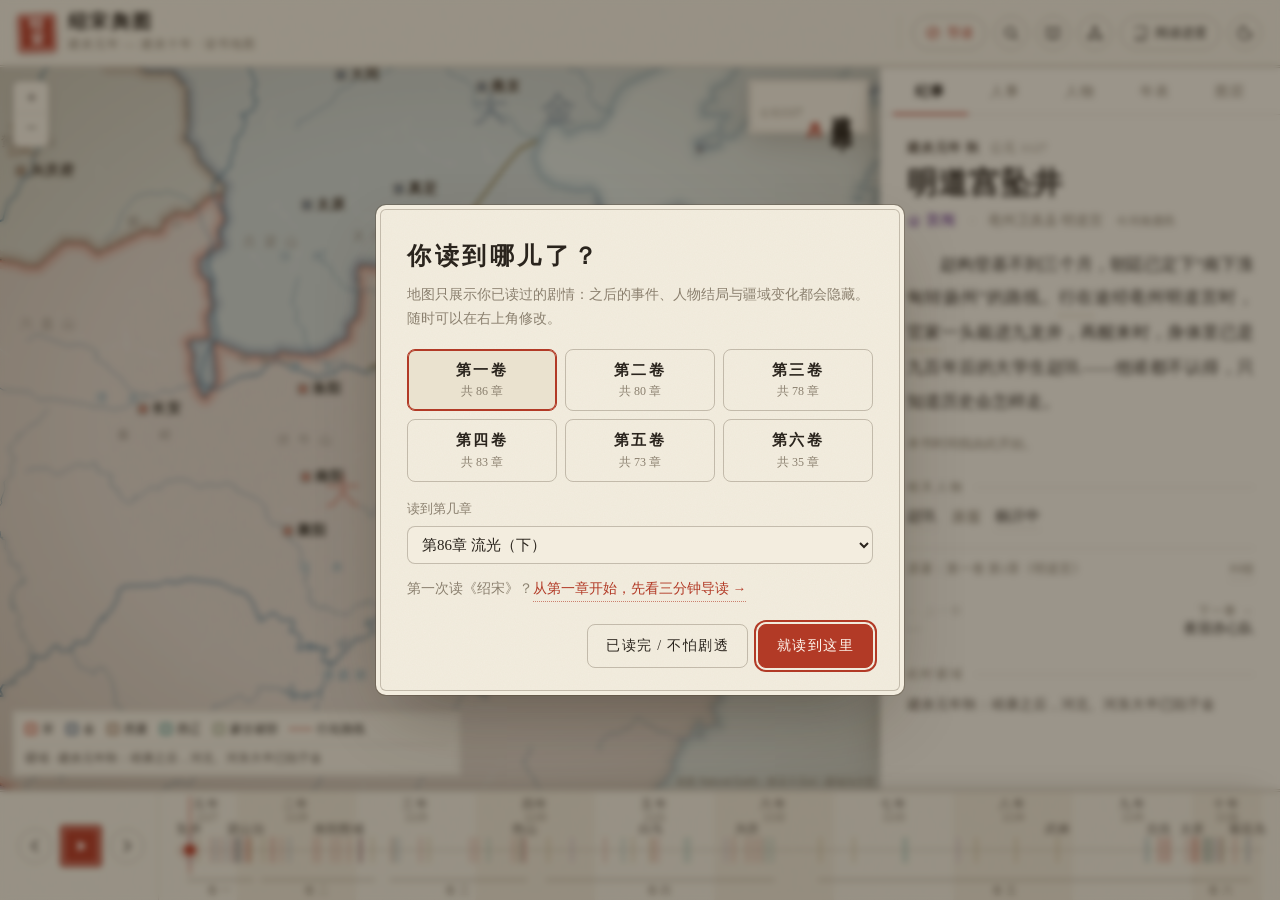
<file: index.html>
<!doctype html>
<html lang="zh-CN">
<head>
  <meta charset="utf-8" />
  <meta name="viewport" content="width=device-width, initial-scale=1, viewport-fit=cover" />
  <title>绍宋舆图 · 建炎十年</title>
  <meta name="description" content="《绍宋》（榴弹怕水）读书地图：以时间线串起建炎元年至十年的战事、人事与疆域变化，可按阅读进度隐藏剧透。" />
  <meta name="theme-color" content="#efe6d2" />
  <meta property="og:type" content="website" />
  <meta property="og:site_name" content="绍宋舆图" />
  <meta property="og:title" content="绍宋舆图 · 建炎十年读书地图" />
  <meta property="og:description" content="《绍宋》读书地图：建炎十年的时间线、疆域、人事与战役沙盘推演，可按阅读进度防剧透。" />
  <meta property="og:url" content="https://shaosong.liangmouyin.com/" />
  <meta property="og:image" content="https://shaosong.liangmouyin.com/assets/og.jpg" />
  <meta property="og:image:width" content="800" />
  <meta property="og:image:height" content="420" />
  <meta name="twitter:card" content="summary_large_image" />
  <link rel="icon" href="assets/favicon.svg" type="image/svg+xml" />
  <link rel="stylesheet" href="vendor/leaflet.css" />
  <link rel="stylesheet" href="css/style.css?v=11112200" />
  <script>
    try { var th = localStorage.getItem('ss-theme'); if (th) document.documentElement.dataset.theme = th; } catch (e) {}
    document.documentElement.dataset.mode = document.documentElement.dataset.theme || (matchMedia('(prefers-color-scheme: dark)').matches ? 'dark' : 'light');
    try { document.documentElement.dataset.style = JSON.parse(localStorage.getItem('ss-style')) || 'yutu'; } catch (e) { document.documentElement.dataset.style = 'yutu'; }
  </script>
</head>
<body>
  <header class="top">
    <div class="brand">
      <span class="seal" aria-hidden="true">绍<br />宋</span>
      <div class="brand-text">
        <h1>绍宋舆图</h1>
        <p>建炎元年 — 建炎十年 · 读书地图</p>
      </div>
    </div>
    <div class="now" id="now" aria-live="polite">
      <span class="now-era" id="nowEra">建炎元年</span>
      <span class="now-sub" id="nowSub">公元 1127</span>
    </div>
    <div class="top-actions">
      <button class="pill guide-pill" id="guideBtn" title="新读者导读：三分钟看懂背景">
        <svg viewBox="0 0 24 24" aria-hidden="true"><circle cx="12" cy="12" r="8.5" fill="none" stroke="currentColor" stroke-width="1.6" /><path d="M15.5 8.5l-2 5-5 2 2-5z" fill="none" stroke="currentColor" stroke-width="1.5" stroke-linejoin="round" /></svg>
        <span>导读</span>
      </button>
      <button class="icon-btn" id="searchBtn" title="搜索（/）" aria-label="搜索">
        <svg viewBox="0 0 24 24" aria-hidden="true"><circle cx="11" cy="11" r="6.5" fill="none" stroke="currentColor" stroke-width="1.7" /><path d="M16 16l4.5 4.5" stroke="currentColor" stroke-width="1.7" stroke-linecap="round" /></svg>
      </button>
      <button class="icon-btn" id="glossBtn" title="名词解释" aria-label="名词解释">
        <svg viewBox="0 0 24 24" aria-hidden="true"><path d="M12 6.5C10 5 7.5 4.5 4 4.5v14c3.5 0 6 .5 8 2 2-1.5 4.5-2 8-2v-14c-3.5 0-6 .5-8 2zM12 6.5v14" fill="none" stroke="currentColor" stroke-width="1.6" stroke-linejoin="round" /></svg>
      </button>
      <a class="icon-btn" id="renshiLink" href="renshi.html" title="朝野图：官职与人物关系" aria-label="朝野图">
        <svg viewBox="0 0 24 24" aria-hidden="true"><circle cx="12" cy="5.5" r="2.5" fill="none" stroke="currentColor" stroke-width="1.6" /><circle cx="5.5" cy="18" r="2.5" fill="none" stroke="currentColor" stroke-width="1.6" /><circle cx="18.5" cy="18" r="2.5" fill="none" stroke="currentColor" stroke-width="1.6" /><path d="M10.8 7.7 6.8 15.8M13.2 7.7l4 8.1M8 18h8" fill="none" stroke="currentColor" stroke-width="1.6" stroke-linecap="round" /></svg>
      </a>
      <button class="pill" id="progressBtn" title="设置阅读进度，隐藏之后的剧情">
        <svg viewBox="0 0 24 24" aria-hidden="true"><path d="M4 5.5A2.5 2.5 0 0 1 6.5 3H20v15H6.5a2.5 2.5 0 0 0 0 5H20" fill="none" stroke="currentColor" stroke-width="1.6" stroke-linecap="round" /></svg>
        <span id="progressLabel">阅读进度</span><span id="progressShort" class="pl-short"></span>
      </button>
      <button class="pill next-ch" id="nextChBtn" title="跟读：读完一章，地图跟着往前走" hidden>+1 章</button>
      <button class="icon-btn" id="themeBtn" title="切换明暗" aria-label="切换明暗">
        <svg viewBox="0 0 24 24" aria-hidden="true"><path d="M12 3a9 9 0 1 0 9 9 7 7 0 0 1-9-9z" fill="none" stroke="currentColor" stroke-width="1.6" stroke-linejoin="round" /></svg>
      </button>
    </div>
  </header>

  <main class="stage">
    <div id="map" class="map" aria-label="历史地图"></div>
    <div class="map-legend" id="mapLegend"></div>
    <div class="cartouche" id="cartouche" aria-hidden="true"><b id="cartYear">建炎元年</b><span id="cartMonth">八月</span><small id="cartAd">公元1127</small></div>

    <aside class="panel" id="panel">
      <div class="sheet-grip" id="sheetGrip" aria-hidden="true"></div>
      <nav class="tabs" role="tablist">
        <button role="tab" class="tab active" data-tab="event">纪事</button>
        <button role="tab" class="tab" data-tab="office">人事</button>
        <button role="tab" class="tab" data-tab="people">人物</button>
        <button role="tab" class="tab" data-tab="list">年表</button>
        <button role="tab" class="tab" data-tab="layers">图层</button>
      </nav>
      <section class="tab-body active" data-body="event" id="eventBody"></section>
      <section class="tab-body" data-body="office" id="officeBody"></section>
      <section class="tab-body" data-body="people">
        <div class="filters" id="peopleFilters"></div>
        <div class="people" id="peopleList"></div>
      </section>
      <section class="tab-body" data-body="list" id="listBody"></section>
      <section class="tab-body" data-body="layers" id="layersBody"></section>
    </aside>
  </main>

  <footer class="timeline" id="timeline">
    <div class="tl-controls">
      <button class="icon-btn" id="prevBtn" title="上一事（←）" aria-label="上一事"><svg viewBox="0 0 24 24"><path d="M15 5l-7 7 7 7" fill="none" stroke="currentColor" stroke-width="1.8" stroke-linecap="round" stroke-linejoin="round" /></svg></button>
      <button class="icon-btn play" id="playBtn" title="自动播放（空格）" aria-label="播放"><svg viewBox="0 0 24 24"><path id="playIcon" d="M8 5v14l11-7z" fill="currentColor" /></svg></button>
      <button class="icon-btn" id="nextBtn" title="下一事（→）" aria-label="下一事"><svg viewBox="0 0 24 24"><path d="M9 5l7 7-7 7" fill="none" stroke="currentColor" stroke-width="1.8" stroke-linecap="round" stroke-linejoin="round" /></svg></button>
    </div>
    <div class="tl-track" id="tlTrack"><svg id="tlSvg" role="slider" aria-label="时间轴" tabindex="0"></svg></div>
  </footer>

  <div class="modal" id="progressModal" hidden>
    <div class="modal-card" role="dialog" aria-modal="true" aria-labelledby="pmTitle">
      <h2 id="pmTitle">你读到哪儿了？</h2>
      <p class="muted">地图只展示你已读过的剧情：之后的事件、人物结局与疆域变化都会隐藏。随时可以在右上角修改。</p>
      <div class="vol-grid" id="volGrid"></div>
      <label class="field">
        <span>读到第几章</span>
        <select id="chapterSelect"></select>
      </label>
      <p class="pm-new">第一次读《绍宋》？<button type="button" class="linklike" id="pmNew">从第一章开始，先看三分钟导读 →</button></p>
      <div class="modal-actions">
        <button class="btn ghost" id="pmAll">已读完 / 不怕剧透</button>
        <button class="btn primary" id="pmOk">就读到这里</button>
      </div>
    </div>
  </div>

  <div class="modal" id="searchModal" hidden>
    <div class="modal-card search-card" role="dialog" aria-modal="true" aria-label="搜索">
      <input id="searchInput" type="search" placeholder="搜索人名、地名、事件、名词…" autocomplete="off" />
      <div class="search-list" id="searchList"></div>
    </div>
  </div>

  <div class="modal" id="glossModal" hidden>
    <div class="modal-card gloss-card" role="dialog" aria-modal="true" aria-labelledby="glossTitle">
      <div class="gloss-head"><h2 id="glossTitle">名词解释</h2><button class="icon-btn" id="glossClose" aria-label="关闭"><svg viewBox="0 0 24 24"><path d="M6 6l12 12M18 6 6 18" stroke="currentColor" stroke-width="1.8" stroke-linecap="round" /></svg></button></div>
      <p class="muted">正文里带虚线的词都可以点开看解释。</p>
      <div id="glossBody"></div>
    </div>
  </div>

  <div class="modal" id="guideModal" hidden>
    <div class="modal-card guide-card" role="dialog" aria-modal="true" aria-labelledby="guideTitle">
      <div class="gloss-head"><h2 id="guideTitle">三分钟读懂《绍宋》</h2><button class="icon-btn" id="guideClose" aria-label="关闭"><svg viewBox="0 0 24 24"><path d="M6 6l12 12M18 6 6 18" stroke="currentColor" stroke-width="1.8" stroke-linecap="round" /></svg></button></div>
      <div id="guideBody"></div>
    </div>
  </div>

  <div class="toast" id="toast" role="status" hidden></div>

  <script src="vendor/leaflet.js"></script>
  <script src="vendor/d3-delaunay.min.js"></script>
  <script src="data/geo.js?v=11112200"></script>
  <script src="data/world.js?v=11112200"></script>
  <script src="data/events.js?v=11112200"></script>
  <script src="data/people.js?v=11112200"></script>
  <script src="data/chapters.js?v=11112200"></script>
  <script src="data/battles.js?v=11112200"></script>
  <script src="data/offices.js?v=11112200"></script>
  <script src="data/glossary.js?v=11112200"></script>
  <script src="data/places.js?v=11112200"></script>
  <script src="js/sandbox.js?v=11112200"></script>
  <script src="js/app.js?v=11112200"></script>
</body>
</html>
</file>
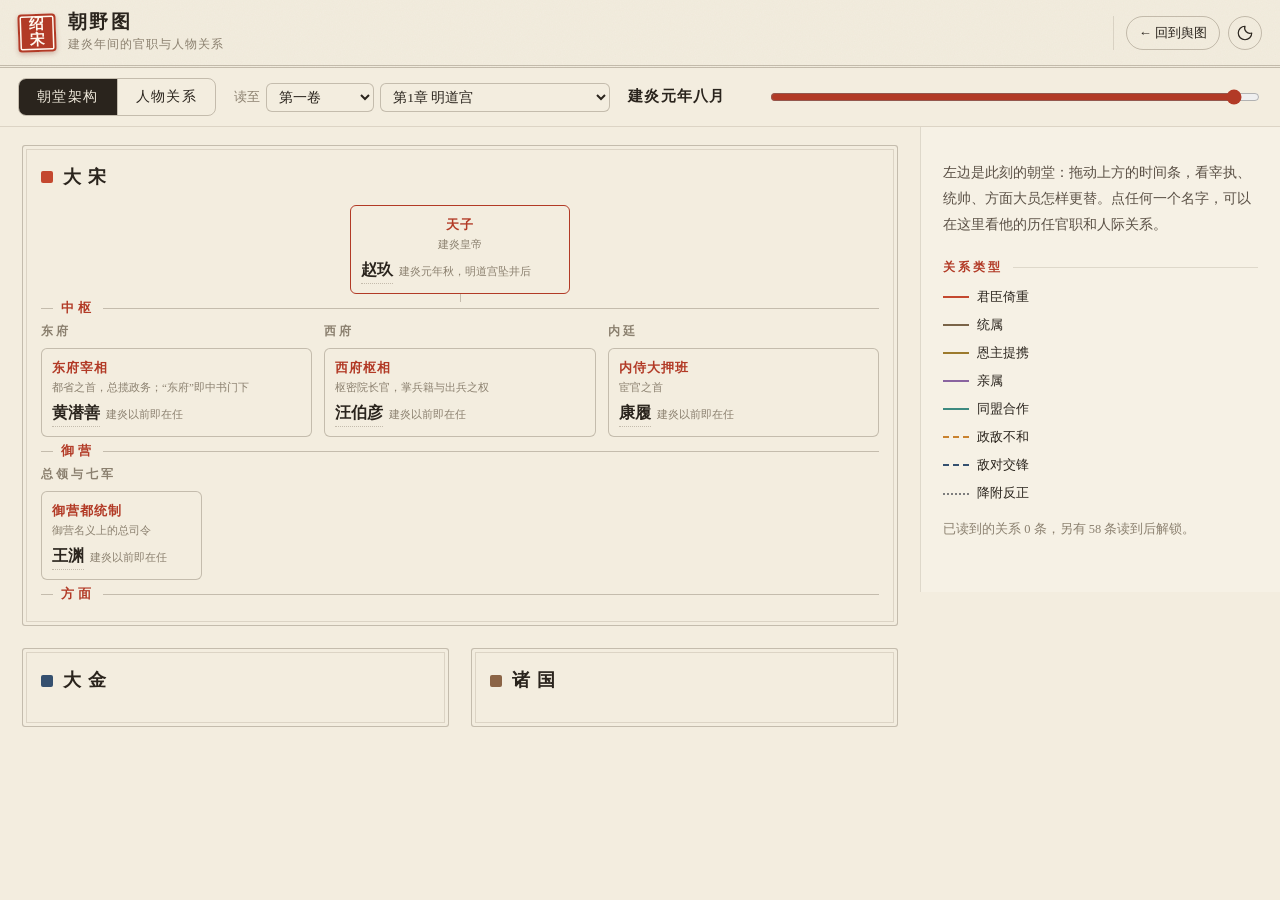
<file: renshi.html>
<!doctype html>
<html lang="zh-CN">
<head>
  <meta charset="utf-8" />
  <meta name="viewport" content="width=device-width, initial-scale=1, viewport-fit=cover" />
  <title>朝野图 · 绍宋舆图</title>
  <meta name="description" content="《绍宋》建炎十年间的朝堂架构与人物关系：宰执、御营统帅、方面大员随时间更替，君臣、统属、亲属、政敌与宿敌一目了然，可按阅读进度防剧透。" />
  <meta name="theme-color" content="#efe6d2" />
  <meta property="og:title" content="朝野图 · 绍宋舆图" />
  <meta property="og:description" content="《绍宋》建炎十年间的朝堂架构与人物关系，可按阅读进度防剧透。" />
  <meta property="og:image" content="https://shaosong.liangmouyin.com/assets/og.jpg" />
  <link rel="icon" href="assets/favicon.svg" type="image/svg+xml" />
  <link rel="stylesheet" href="css/style.css?v=10311008" />
  <link rel="stylesheet" href="css/renshi.css?v=10311008" />
  <script>
    try { var th = localStorage.getItem('ss-theme'); if (th) document.documentElement.dataset.theme = th; } catch (e) {}
    try { document.documentElement.dataset.style = JSON.parse(localStorage.getItem('ss-style')) || 'yutu'; } catch (e) { document.documentElement.dataset.style = 'yutu'; }
  </script>
</head>
<body class="rs">
  <header class="top">
    <a class="brand" href="index.html" title="回到舆图">
      <span class="seal" aria-hidden="true">绍<br />宋</span>
      <div class="brand-text">
        <h1>朝野图</h1>
        <p>建炎年间的官职与人物关系</p>
      </div>
    </a>
    <div class="top-actions">
      <a class="pill" href="index.html" id="backMap">← 回到舆图</a>
      <button class="icon-btn" id="themeBtn" title="切换明暗" aria-label="切换明暗">
        <svg viewBox="0 0 24 24" aria-hidden="true"><path d="M12 3a9 9 0 1 0 9 9 7 7 0 0 1-9-9z" fill="none" stroke="currentColor" stroke-width="1.6" stroke-linejoin="round" /></svg>
      </button>
    </div>
  </header>

  <div class="rs-bar">
    <div class="seg" role="tablist" id="viewSeg">
      <button role="tab" data-view="org" class="on">朝堂架构</button>
      <button role="tab" data-view="graph">人物关系</button>
    </div>
    <label class="rs-prog" title="只显示读到这里为止的人物、任免与关系">
      <span>读至</span>
      <select id="volSel" aria-label="卷"></select>
      <select id="chSel" aria-label="章"></select>
    </label>
    <div class="rs-time" id="timeBox">
      <span class="rs-now" id="nowLbl">建炎元年</span>
      <input type="range" id="timeRange" min="0" max="100" step="0.25" aria-label="时间" />
    </div>
  </div>

  <main class="rs-main">
    <section class="rs-view" id="orgView"></section>
    <section class="rs-view" id="graphView" hidden>
      <div class="rs-filters" id="relFilters"></div>
      <svg id="graphSvg" role="img" aria-label="人物关系图"></svg>
      <p class="rs-hint">拖动平移，滚轮或双指缩放；点一个人只看他的关系。</p>
    </section>
    <aside class="rs-side" id="side"></aside>
  </main>

  <script src="data/world.js?v=10311008"></script>
  <script src="data/events.js?v=10311008"></script>
  <script src="data/people.js?v=10311008"></script>
  <script src="data/offices.js?v=10311008"></script>
  <script src="data/relations.js?v=10311035"></script>
  <script src="data/chapters.js?v=10311008"></script>
  <script src="js/renshi.js?v=10311008"></script>
</body>
</html>
</file>
<file: vendor/leaflet.css>
/* required styles */

.leaflet-pane,
.leaflet-tile,
.leaflet-marker-icon,
.leaflet-marker-shadow,
.leaflet-tile-container,
.leaflet-pane > svg,
.leaflet-pane > canvas,
.leaflet-zoom-box,
.leaflet-image-layer,
.leaflet-layer {
	position: absolute;
	left: 0;
	top: 0;
	}
.leaflet-container {
	overflow: hidden;
	}
.leaflet-tile,
.leaflet-marker-icon,
.leaflet-marker-shadow {
	-webkit-user-select: none;
	   -moz-user-select: none;
	        user-select: none;
	  -webkit-user-drag: none;
	}
/* Prevents IE11 from highlighting tiles in blue */
.leaflet-tile::selection {
	background: transparent;
}
/* Safari renders non-retina tile on retina better with this, but Chrome is worse */
.leaflet-safari .leaflet-tile {
	image-rendering: -webkit-optimize-contrast;
	}
/* hack that prevents hw layers "stretching" when loading new tiles */
.leaflet-safari .leaflet-tile-container {
	width: 1600px;
	height: 1600px;
	-webkit-transform-origin: 0 0;
	}
.leaflet-marker-icon,
.leaflet-marker-shadow {
	display: block;
	}
/* .leaflet-container svg: reset svg max-width decleration shipped in Joomla! (joomla.org) 3.x */
/* .leaflet-container img: map is broken in FF if you have max-width: 100% on tiles */
.leaflet-container .leaflet-overlay-pane svg {
	max-width: none !important;
	max-height: none !important;
	}
.leaflet-container .leaflet-marker-pane img,
.leaflet-container .leaflet-shadow-pane img,
.leaflet-container .leaflet-tile-pane img,
.leaflet-container img.leaflet-image-layer,
.leaflet-container .leaflet-tile {
	max-width: none !important;
	max-height: none !important;
	width: auto;
	padding: 0;
	}

.leaflet-container img.leaflet-tile {
	/* See: https://bugs.chromium.org/p/chromium/issues/detail?id=600120 */
	mix-blend-mode: plus-lighter;
}

.leaflet-container.leaflet-touch-zoom {
	-ms-touch-action: pan-x pan-y;
	touch-action: pan-x pan-y;
	}
.leaflet-container.leaflet-touch-drag {
	-ms-touch-action: pinch-zoom;
	/* Fallback for FF which doesn't support pinch-zoom */
	touch-action: none;
	touch-action: pinch-zoom;
}
.leaflet-container.leaflet-touch-drag.leaflet-touch-zoom {
	-ms-touch-action: none;
	touch-action: none;
}
.leaflet-container {
	-webkit-tap-highlight-color: transparent;
}
.leaflet-container a {
	-webkit-tap-highlight-color: rgba(51, 181, 229, 0.4);
}
.leaflet-tile {
	filter: inherit;
	visibility: hidden;
	}
.leaflet-tile-loaded {
	visibility: inherit;
	}
.leaflet-zoom-box {
	width: 0;
	height: 0;
	-moz-box-sizing: border-box;
	     box-sizing: border-box;
	z-index: 800;
	}
/* workaround for https://bugzilla.mozilla.org/show_bug.cgi?id=888319 */
.leaflet-overlay-pane svg {
	-moz-user-select: none;
	}

.leaflet-pane         { z-index: 400; }

.leaflet-tile-pane    { z-index: 200; }
.leaflet-overlay-pane { z-index: 400; }
.leaflet-shadow-pane  { z-index: 500; }
.leaflet-marker-pane  { z-index: 600; }
.leaflet-tooltip-pane   { z-index: 650; }
.leaflet-popup-pane   { z-index: 700; }

.leaflet-map-pane canvas { z-index: 100; }
.leaflet-map-pane svg    { z-index: 200; }

.leaflet-vml-shape {
	width: 1px;
	height: 1px;
	}
.lvml {
	behavior: url(#default#VML);
	display: inline-block;
	position: absolute;
	}


/* control positioning */

.leaflet-control {
	position: relative;
	z-index: 800;
	pointer-events: visiblePainted; /* IE 9-10 doesn't have auto */
	pointer-events: auto;
	}
.leaflet-top,
.leaflet-bottom {
	position: absolute;
	z-index: 1000;
	pointer-events: none;
	}
.leaflet-top {
	top: 0;
	}
.leaflet-right {
	right: 0;
	}
.leaflet-bottom {
	bottom: 0;
	}
.leaflet-left {
	left: 0;
	}
.leaflet-control {
	float: left;
	clear: both;
	}
.leaflet-right .leaflet-control {
	float: right;
	}
.leaflet-top .leaflet-control {
	margin-top: 10px;
	}
.leaflet-bottom .leaflet-control {
	margin-bottom: 10px;
	}
.leaflet-left .leaflet-control {
	margin-left: 10px;
	}
.leaflet-right .leaflet-control {
	margin-right: 10px;
	}


/* zoom and fade animations */

.leaflet-fade-anim .leaflet-popup {
	opacity: 0;
	-webkit-transition: opacity 0.2s linear;
	   -moz-transition: opacity 0.2s linear;
	        transition: opacity 0.2s linear;
	}
.leaflet-fade-anim .leaflet-map-pane .leaflet-popup {
	opacity: 1;
	}
.leaflet-zoom-animated {
	-webkit-transform-origin: 0 0;
	    -ms-transform-origin: 0 0;
	        transform-origin: 0 0;
	}
svg.leaflet-zoom-animated {
	will-change: transform;
}

.leaflet-zoom-anim .leaflet-zoom-animated {
	-webkit-transition: -webkit-transform 0.25s cubic-bezier(0,0,0.25,1);
	   -moz-transition:    -moz-transform 0.25s cubic-bezier(0,0,0.25,1);
	        transition:         transform 0.25s cubic-bezier(0,0,0.25,1);
	}
.leaflet-zoom-anim .leaflet-tile,
.leaflet-pan-anim .leaflet-tile {
	-webkit-transition: none;
	   -moz-transition: none;
	        transition: none;
	}

.leaflet-zoom-anim .leaflet-zoom-hide {
	visibility: hidden;
	}


/* cursors */

.leaflet-interactive {
	cursor: pointer;
	}
.leaflet-grab {
	cursor: -webkit-grab;
	cursor:    -moz-grab;
	cursor:         grab;
	}
.leaflet-crosshair,
.leaflet-crosshair .leaflet-interactive {
	cursor: crosshair;
	}
.leaflet-popup-pane,
.leaflet-control {
	cursor: auto;
	}
.leaflet-dragging .leaflet-grab,
.leaflet-dragging .leaflet-grab .leaflet-interactive,
.leaflet-dragging .leaflet-marker-draggable {
	cursor: move;
	cursor: -webkit-grabbing;
	cursor:    -moz-grabbing;
	cursor:         grabbing;
	}

/* marker & overlays interactivity */
.leaflet-marker-icon,
.leaflet-marker-shadow,
.leaflet-image-layer,
.leaflet-pane > svg path,
.leaflet-tile-container {
	pointer-events: none;
	}

.leaflet-marker-icon.leaflet-interactive,
.leaflet-image-layer.leaflet-interactive,
.leaflet-pane > svg path.leaflet-interactive,
svg.leaflet-image-layer.leaflet-interactive path {
	pointer-events: visiblePainted; /* IE 9-10 doesn't have auto */
	pointer-events: auto;
	}

/* visual tweaks */

.leaflet-container {
	background: #ddd;
	outline-offset: 1px;
	}
.leaflet-container a {
	color: #0078A8;
	}
.leaflet-zoom-box {
	border: 2px dotted #38f;
	background: rgba(255,255,255,0.5);
	}


/* general typography */
.leaflet-container {
	font-family: "Helvetica Neue", Arial, Helvetica, sans-serif;
	font-size: 12px;
	font-size: 0.75rem;
	line-height: 1.5;
	}


/* general toolbar styles */

.leaflet-bar {
	box-shadow: 0 1px 5px rgba(0,0,0,0.65);
	border-radius: 4px;
	}
.leaflet-bar a {
	background-color: #fff;
	border-bottom: 1px solid #ccc;
	width: 26px;
	height: 26px;
	line-height: 26px;
	display: block;
	text-align: center;
	text-decoration: none;
	color: black;
	}
.leaflet-bar a,
.leaflet-control-layers-toggle {
	background-position: 50% 50%;
	background-repeat: no-repeat;
	display: block;
	}
.leaflet-bar a:hover,
.leaflet-bar a:focus {
	background-color: #f4f4f4;
	}
.leaflet-bar a:first-child {
	border-top-left-radius: 4px;
	border-top-right-radius: 4px;
	}
.leaflet-bar a:last-child {
	border-bottom-left-radius: 4px;
	border-bottom-right-radius: 4px;
	border-bottom: none;
	}
.leaflet-bar a.leaflet-disabled {
	cursor: default;
	background-color: #f4f4f4;
	color: #bbb;
	}

.leaflet-touch .leaflet-bar a {
	width: 30px;
	height: 30px;
	line-height: 30px;
	}
.leaflet-touch .leaflet-bar a:first-child {
	border-top-left-radius: 2px;
	border-top-right-radius: 2px;
	}
.leaflet-touch .leaflet-bar a:last-child {
	border-bottom-left-radius: 2px;
	border-bottom-right-radius: 2px;
	}

/* zoom control */

.leaflet-control-zoom-in,
.leaflet-control-zoom-out {
	font: bold 18px 'Lucida Console', Monaco, monospace;
	text-indent: 1px;
	}

.leaflet-touch .leaflet-control-zoom-in, .leaflet-touch .leaflet-control-zoom-out  {
	font-size: 22px;
	}


/* layers control */

.leaflet-control-layers {
	box-shadow: 0 1px 5px rgba(0,0,0,0.4);
	background: #fff;
	border-radius: 5px;
	}
.leaflet-control-layers-toggle {
	background-image: url(images/layers.png);
	width: 36px;
	height: 36px;
	}
.leaflet-retina .leaflet-control-layers-toggle {
	background-image: url(images/layers-2x.png);
	background-size: 26px 26px;
	}
.leaflet-touch .leaflet-control-layers-toggle {
	width: 44px;
	height: 44px;
	}
.leaflet-control-layers .leaflet-control-layers-list,
.leaflet-control-layers-expanded .leaflet-control-layers-toggle {
	display: none;
	}
.leaflet-control-layers-expanded .leaflet-control-layers-list {
	display: block;
	position: relative;
	}
.leaflet-control-layers-expanded {
	padding: 6px 10px 6px 6px;
	color: #333;
	background: #fff;
	}
.leaflet-control-layers-scrollbar {
	overflow-y: scroll;
	overflow-x: hidden;
	padding-right: 5px;
	}
.leaflet-control-layers-selector {
	margin-top: 2px;
	position: relative;
	top: 1px;
	}
.leaflet-control-layers label {
	display: block;
	font-size: 13px;
	font-size: 1.08333em;
	}
.leaflet-control-layers-separator {
	height: 0;
	border-top: 1px solid #ddd;
	margin: 5px -10px 5px -6px;
	}

/* Default icon URLs */
.leaflet-default-icon-path { /* used only in path-guessing heuristic, see L.Icon.Default */
	background-image: url(images/marker-icon.png);
	}


/* attribution and scale controls */

.leaflet-container .leaflet-control-attribution {
	background: #fff;
	background: rgba(255, 255, 255, 0.8);
	margin: 0;
	}
.leaflet-control-attribution,
.leaflet-control-scale-line {
	padding: 0 5px;
	color: #333;
	line-height: 1.4;
	}
.leaflet-control-attribution a {
	text-decoration: none;
	}
.leaflet-control-attribution a:hover,
.leaflet-control-attribution a:focus {
	text-decoration: underline;
	}
.leaflet-attribution-flag {
	display: inline !important;
	vertical-align: baseline !important;
	width: 1em;
	height: 0.6669em;
	}
.leaflet-left .leaflet-control-scale {
	margin-left: 5px;
	}
.leaflet-bottom .leaflet-control-scale {
	margin-bottom: 5px;
	}
.leaflet-control-scale-line {
	border: 2px solid #777;
	border-top: none;
	line-height: 1.1;
	padding: 2px 5px 1px;
	white-space: nowrap;
	-moz-box-sizing: border-box;
	     box-sizing: border-box;
	background: rgba(255, 255, 255, 0.8);
	text-shadow: 1px 1px #fff;
	}
.leaflet-control-scale-line:not(:first-child) {
	border-top: 2px solid #777;
	border-bottom: none;
	margin-top: -2px;
	}
.leaflet-control-scale-line:not(:first-child):not(:last-child) {
	border-bottom: 2px solid #777;
	}

.leaflet-touch .leaflet-control-attribution,
.leaflet-touch .leaflet-control-layers,
.leaflet-touch .leaflet-bar {
	box-shadow: none;
	}
.leaflet-touch .leaflet-control-layers,
.leaflet-touch .leaflet-bar {
	border: 2px solid rgba(0,0,0,0.2);
	background-clip: padding-box;
	}


/* popup */

.leaflet-popup {
	position: absolute;
	text-align: center;
	margin-bottom: 20px;
	}
.leaflet-popup-content-wrapper {
	padding: 1px;
	text-align: left;
	border-radius: 12px;
	}
.leaflet-popup-content {
	margin: 13px 24px 13px 20px;
	line-height: 1.3;
	font-size: 13px;
	font-size: 1.08333em;
	min-height: 1px;
	}
.leaflet-popup-content p {
	margin: 17px 0;
	margin: 1.3em 0;
	}
.leaflet-popup-tip-container {
	width: 40px;
	height: 20px;
	position: absolute;
	left: 50%;
	margin-top: -1px;
	margin-left: -20px;
	overflow: hidden;
	pointer-events: none;
	}
.leaflet-popup-tip {
	width: 17px;
	height: 17px;
	padding: 1px;

	margin: -10px auto 0;
	pointer-events: auto;

	-webkit-transform: rotate(45deg);
	   -moz-transform: rotate(45deg);
	    -ms-transform: rotate(45deg);
	        transform: rotate(45deg);
	}
.leaflet-popup-content-wrapper,
.leaflet-popup-tip {
	background: white;
	color: #333;
	box-shadow: 0 3px 14px rgba(0,0,0,0.4);
	}
.leaflet-container a.leaflet-popup-close-button {
	position: absolute;
	top: 0;
	right: 0;
	border: none;
	text-align: center;
	width: 24px;
	height: 24px;
	font: 16px/24px Tahoma, Verdana, sans-serif;
	color: #757575;
	text-decoration: none;
	background: transparent;
	}
.leaflet-container a.leaflet-popup-close-button:hover,
.leaflet-container a.leaflet-popup-close-button:focus {
	color: #585858;
	}
.leaflet-popup-scrolled {
	overflow: auto;
	}

.leaflet-oldie .leaflet-popup-content-wrapper {
	-ms-zoom: 1;
	}
.leaflet-oldie .leaflet-popup-tip {
	width: 24px;
	margin: 0 auto;

	-ms-filter: "progid:DXImageTransform.Microsoft.Matrix(M11=0.70710678, M12=0.70710678, M21=-0.70710678, M22=0.70710678)";
	filter: progid:DXImageTransform.Microsoft.Matrix(M11=0.70710678, M12=0.70710678, M21=-0.70710678, M22=0.70710678);
	}

.leaflet-oldie .leaflet-control-zoom,
.leaflet-oldie .leaflet-control-layers,
.leaflet-oldie .leaflet-popup-content-wrapper,
.leaflet-oldie .leaflet-popup-tip {
	border: 1px solid #999;
	}


/* div icon */

.leaflet-div-icon {
	background: #fff;
	border: 1px solid #666;
	}


/* Tooltip */
/* Base styles for the element that has a tooltip */
.leaflet-tooltip {
	position: absolute;
	padding: 6px;
	background-color: #fff;
	border: 1px solid #fff;
	border-radius: 3px;
	color: #222;
	white-space: nowrap;
	-webkit-user-select: none;
	-moz-user-select: none;
	-ms-user-select: none;
	user-select: none;
	pointer-events: none;
	box-shadow: 0 1px 3px rgba(0,0,0,0.4);
	}
.leaflet-tooltip.leaflet-interactive {
	cursor: pointer;
	pointer-events: auto;
	}
.leaflet-tooltip-top:before,
.leaflet-tooltip-bottom:before,
.leaflet-tooltip-left:before,
.leaflet-tooltip-right:before {
	position: absolute;
	pointer-events: none;
	border: 6px solid transparent;
	background: transparent;
	content: "";
	}

/* Directions */

.leaflet-tooltip-bottom {
	margin-top: 6px;
}
.leaflet-tooltip-top {
	margin-top: -6px;
}
.leaflet-tooltip-bottom:before,
.leaflet-tooltip-top:before {
	left: 50%;
	margin-left: -6px;
	}
.leaflet-tooltip-top:before {
	bottom: 0;
	margin-bottom: -12px;
	border-top-color: #fff;
	}
.leaflet-tooltip-bottom:before {
	top: 0;
	margin-top: -12px;
	margin-left: -6px;
	border-bottom-color: #fff;
	}
.leaflet-tooltip-left {
	margin-left: -6px;
}
.leaflet-tooltip-right {
	margin-left: 6px;
}
.leaflet-tooltip-left:before,
.leaflet-tooltip-right:before {
	top: 50%;
	margin-top: -6px;
	}
.leaflet-tooltip-left:before {
	right: 0;
	margin-right: -12px;
	border-left-color: #fff;
	}
.leaflet-tooltip-right:before {
	left: 0;
	margin-left: -12px;
	border-right-color: #fff;
	}

/* Printing */

@media print {
	/* Prevent printers from removing background-images of controls. */
	.leaflet-control {
		-webkit-print-color-adjust: exact;
		print-color-adjust: exact;
		}
	}
</file>
<file: css/style.css>
/* 绍宋舆图 — 宣纸 / 夜墨 两套配色 */
:root {
  --paper: #efe6d2;
  --paper-2: #e6dac0;
  --panel: rgba(248, 243, 231, 0.94);
  --ink: #2a241d;
  --ink-2: #5a5045;
  --muted: #8b806f;
  --line: rgba(70, 52, 34, 0.16);
  --line-2: rgba(70, 52, 34, 0.28);
  --sea: #d6dacd;
  --land: #f3ecdb;
  --water: #4f7f99;
  --he: #8a7a45;
  --accent: #b23a26;
  --accent-ink: #fff8ef;
  --gold: #9c7a2c;
  --shadow: 0 10px 30px rgba(60, 40, 20, 0.12), 0 2px 6px rgba(60, 40, 20, 0.08);
  --t-war: #b23a26;
  --t-court: #9c7a2c;
  --t-people: #46698c;
  --t-diplo: #2f8277;
  --t-life: #8a64a0;
  --relief-opacity: 0.55;
  --terr-opacity: 0.2;
  --label-halo: rgba(243, 236, 219, 0.95);
  --serif: "Songti SC", "STSong", "Noto Serif SC", "Source Han Serif SC", "Source Han Serif CN", "SimSun", "Noto Serif CJK SC", serif;
  --kai: "Kaiti SC", "STKaiti", "KaiTi", "Noto Serif SC", serif;
  --sans: -apple-system, BlinkMacSystemFont, "PingFang SC", "Hiragino Sans GB", "Microsoft YaHei", sans-serif;
  color-scheme: light;
}
@media (prefers-color-scheme: dark) {
  :root:not([data-theme="light"]) {
    --paper: #16171a; --paper-2: #1d1f23; --panel: rgba(27, 28, 32, 0.95);
    --ink: #ece4d3; --ink-2: #c4baa7; --muted: #8f8778;
    --line: rgba(236, 228, 211, 0.10); --line-2: rgba(236, 228, 211, 0.2);
    --sea: #0f1215; --land: #22242a; --water: #56788a; --he: #8c7d55;
    --accent: #e0644b; --accent-ink: #1a1210; --gold: #d0a64e;
    --shadow: 0 10px 30px rgba(0, 0, 0, 0.45);
    --t-war: #e0644b; --t-court: #d0a64e; --t-people: #7fa3c7; --t-diplo: #5fb3a6; --t-life: #b496c8;
    --relief-opacity: 0.38; --terr-opacity: 0.26; --label-halo: rgba(30, 32, 37, 0.92);
    color-scheme: dark;
  }
}
:root[data-theme="dark"] {
  --paper: #16171a; --paper-2: #1d1f23; --panel: rgba(27, 28, 32, 0.95);
  --ink: #ece4d3; --ink-2: #c4baa7; --muted: #8f8778;
  --line: rgba(236, 228, 211, 0.10); --line-2: rgba(236, 228, 211, 0.2);
  --sea: #0f1215; --land: #22242a; --water: #56788a; --he: #8c7d55;
  --accent: #e0644b; --accent-ink: #1a1210; --gold: #d0a64e;
  --shadow: 0 10px 30px rgba(0, 0, 0, 0.45);
  --t-war: #e0644b; --t-court: #d0a64e; --t-people: #7fa3c7; --t-diplo: #5fb3a6; --t-life: #b496c8;
  --relief-opacity: 0.38; --terr-opacity: 0.26; --label-halo: rgba(30, 32, 37, 0.92);
  color-scheme: dark;
}

* { box-sizing: border-box; }
html, body { margin: 0; height: 100%; }
body {
  background: var(--paper);
  color: var(--ink);
  font-family: var(--serif);
  font-size: 15px;
  line-height: 1.7;
  -webkit-font-smoothing: antialiased;
  display: grid;
  grid-template-rows: auto 1fr auto;
  height: 100dvh;
  overflow: hidden;
}
button { font: inherit; color: inherit; }
.muted { color: var(--muted); }

/* ── 顶栏 ── */
.top {
  display: flex; align-items: center; gap: 16px;
  padding: 10px 18px;
  border-bottom: 1px solid var(--line);
  background: var(--paper);
  position: relative; z-index: 20;
}
.brand { display: flex; align-items: center; gap: 12px; min-width: 0; }
.seal {
  display: inline-grid; place-items: center;
  width: 38px; height: 38px; flex: none;
  background: var(--accent); color: var(--accent-ink);
  font-family: var(--kai); font-size: 15px; line-height: 1.05; font-weight: 700;
  border-radius: 4px;
  box-shadow: inset 0 0 0 2px var(--accent), inset 0 0 0 3.5px var(--accent-ink);
  text-align: center; letter-spacing: 0;
}
.brand-text h1 { margin: 0; font-size: 19px; letter-spacing: 0.18em; font-weight: 700; line-height: 1.2; }
.brand-text p { margin: 0; font-size: 12px; color: var(--muted); letter-spacing: 0.08em; }
.now { margin-left: auto; text-align: right; line-height: 1.2; }
.now-era { display: block; font-size: 20px; font-weight: 700; letter-spacing: 0.12em; }
.now-sub { font-size: 12px; color: var(--muted); font-family: var(--sans); letter-spacing: 0.04em; }
.top-actions { display: flex; gap: 8px; align-items: center; padding-left: 12px; border-left: 1px solid var(--line); }
.pill {
  display: inline-flex; align-items: center; gap: 6px;
  height: 34px; padding: 0 12px;
  border: 1px solid var(--line-2); border-radius: 999px; background: transparent;
  font-size: 13px; cursor: pointer; white-space: nowrap;
}
.pill svg { width: 16px; height: 16px; }
.pill:hover, .icon-btn:hover { background: var(--paper-2); }
.icon-btn {
  width: 34px; height: 34px; display: inline-grid; place-items: center;
  border: 1px solid var(--line-2); border-radius: 50%; background: transparent; cursor: pointer; padding: 0;
}
.icon-btn svg { width: 18px; height: 18px; }
:focus-visible { outline: 2px solid var(--accent); outline-offset: 2px; }

/* ── 主区 ── */
.stage { position: relative; display: grid; grid-template-columns: 1fr 400px; min-height: 0; }
.map { position: relative; min-height: 0; background: var(--sea); }
.leaflet-container { background: var(--sea); font-family: var(--serif); }
.leaflet-control-attribution { background: transparent !important; color: var(--muted); font-size: 10px; font-family: var(--sans); }
.leaflet-control-attribution a { color: var(--muted); }
.leaflet-control-zoom a { background: var(--panel) !important; color: var(--ink) !important; border-color: var(--line) !important; }
.leaflet-bar { border: 1px solid var(--line-2) !important; box-shadow: none !important; }

.leaflet-tile-pane { opacity: var(--relief-opacity); }
:root[data-theme="dark"] .leaflet-tile-pane { opacity: .22; filter: invert(1) brightness(.85); }
@media (prefers-color-scheme: dark) { :root:not([data-theme="light"]) .leaflet-tile-pane { opacity: .22; filter: invert(1) brightness(.85); } }

.land-shape { fill: var(--land); stroke: var(--line-2); stroke-width: 0.8; }
.terr { stroke: none; fill-opacity: var(--terr-opacity); }
.border-line { fill: none; stroke: var(--ink); stroke-opacity: 0.5; stroke-width: 1.3; stroke-dasharray: 7 3 1.5 3; stroke-linecap: round; }
.border-hot { stroke: var(--accent); stroke-opacity: 0.85; stroke-width: 1.8; }
.river { fill: none; stroke: var(--water); stroke-opacity: 0.95; stroke-linecap: round; stroke-linejoin: round; }
.river-he { stroke: var(--he); stroke-opacity: 0.9; }
.canal { fill: none; stroke: var(--water); stroke-opacity: 0.55; stroke-dasharray: 2 3; }
.lake { fill: var(--water); fill-opacity: 0.35; stroke: var(--water); stroke-opacity: 0.6; stroke-width: 0.6; }
.emp-path { fill: none; stroke: var(--accent); stroke-width: 1.8; stroke-opacity: 0.26; stroke-dasharray: 1 6; stroke-linecap: round; }
.emp-path-recent { stroke-width: 2.6; stroke-opacity: 0.85; }
.emp-path-glow { fill: none; stroke: var(--accent); stroke-width: 7; stroke-opacity: 0.12; stroke-linecap: round; }
.route { fill: none; stroke-width: 3.2; stroke-linecap: round; stroke-linejoin: round; stroke-dasharray: 9 7; animation: march 1.2s linear infinite; }
@keyframes march { to { stroke-dashoffset: -16; } }

/* 地图文字 */
.lbl { pointer-events: none; white-space: nowrap; font-family: var(--serif); color: var(--ink); text-shadow: 0 0 3px var(--label-halo), 0 0 3px var(--label-halo); }
.lbl-city { font-size: 12px; display: flex; align-items: center; gap: 4px; transform: translate(-4px, -9px); }
.lbl-city i { width: 6px; height: 6px; border-radius: 50%; border: 1.2px solid var(--ink); background: var(--fc, var(--land)); flex: none; transition: background 0.8s, box-shadow 0.8s; }
.lbl-city.major { font-size: 14px; font-weight: 700; letter-spacing: 0.08em; }
.lbl-city.major i { width: 8px; height: 8px; }
.lbl-faction { font-size: 30px; letter-spacing: 0.6em; font-weight: 700; opacity: 0.32; transform: translate(-50%, -50%); text-shadow: none; transition: opacity 0.6s; }
.lbl-geo { font-family: var(--kai); font-size: 13px; letter-spacing: 0.5em; color: var(--ink-2); opacity: 0.7; transform: translate(-50%, -50%); }
.lbl-water { font-family: var(--kai); font-size: 12px; letter-spacing: 0.35em; color: var(--water); transform: translate(-50%, -50%); }
.zoom-low .lbl-city.minor, .zoom-low .lbl-geo.small { display: none; }
.zoom-mid .lbl-city.minor { display: none; }

/* 事件标记 */
.ev-mark { width: 11px; height: 11px; transform: translate(-5.5px, -5.5px); display: grid; place-items: center; cursor: pointer;
  font-family: var(--kai); font-size: 0; font-weight: 700; color: #fff; border-radius: 3px;
  background: var(--c); box-shadow: 0 0 0 1.5px var(--land), 0 1px 3px rgba(0,0,0,.25); opacity: .6; transition: transform .2s, opacity .2s; position: relative; }
.ev-mark:hover { opacity: 1; transform: translate(-5.5px, -5.5px) scale(1.3); }
.ev-mark.recent { width: 20px; height: 20px; font-size: 11.5px; transform: translate(-10px, -10px); opacity: .8; }
.ev-mark.recent:hover { transform: translate(-10px, -10px) scale(1.15); }
.ev-mark.now { opacity: 1; width: 32px; height: 32px; font-size: 17px; transform: translate(-16px, -16px); z-index: 5; }
.ev-mark.now::after { content: ""; position: absolute; inset: -8px; border-radius: 8px; border: 2px solid var(--c); animation: pulse 1.8s ease-out infinite; }
@keyframes pulse { from { transform: scale(.7); opacity: .9; } to { transform: scale(1.5); opacity: 0; } }
.emp-flag { transform: translate(-6px, -34px); pointer-events: none; }
.emp-flag svg { width: 30px; height: 36px; filter: drop-shadow(0 2px 3px rgba(0,0,0,.25)); }
.emp-flag span { position: absolute; left: 26px; top: 2px; font-size: 11px; font-weight: 700; color: var(--accent); white-space: nowrap; text-shadow: 0 0 3px var(--label-halo), 0 0 3px var(--label-halo); }

.leaflet-tooltip.ev-tip { background: var(--panel); color: var(--ink); border: 1px solid var(--line-2); box-shadow: var(--shadow); font-family: var(--serif); font-size: 13px; padding: 4px 9px; border-radius: 6px; }
.leaflet-tooltip.ev-tip::before { display: none; }

/* 地图左下图例 */
.map-legend {
  position: absolute; left: 12px; bottom: 12px; z-index: 500;
  background: var(--panel); border: 1px solid var(--line); border-radius: 8px;
  padding: 8px 10px; font-size: 12px; display: flex; flex-wrap: wrap; gap: 4px 12px; max-width: min(460px, calc(100% - 430px));
  box-shadow: var(--shadow);
}
.map-legend .lg { display: inline-flex; align-items: center; gap: 5px; white-space: nowrap; }
.map-legend .sw { width: 12px; height: 12px; border-radius: 2px; background: var(--c); opacity: .75; }
.map-legend .phase { flex-basis: 100%; color: var(--ink-2); font-size: 12px; border-top: 1px solid var(--line); padding-top: 4px; margin-top: 2px; }

/* ── 侧栏 ── */
.panel {
  position: relative; display: flex; flex-direction: column; min-height: 0;
  background: var(--panel); border-left: 1px solid var(--line);
  z-index: 10;
}
.sheet-grip { display: none; }
.tabs { display: flex; padding: 0 12px; border-bottom: 1px solid var(--line); flex: none; }
.tab { flex: 1; padding: 12px 0 10px; border: 0; background: none; cursor: pointer; font-size: 15px; letter-spacing: 0.2em; color: var(--muted); border-bottom: 2px solid transparent; margin-bottom: -1px; }
.tab.active { color: var(--ink); border-color: var(--accent); font-weight: 700; }
.tab-body { display: none; overflow-y: auto; min-height: 0; flex: 1; padding: 18px 20px 28px; scrollbar-width: thin; }
.tab-body.active { display: block; }

/* 纪事卡 */
.ev-head { display: flex; align-items: baseline; gap: 10px; color: var(--muted); font-size: 13px; letter-spacing: 0.06em; }
.ev-head b { color: var(--ink-2); font-weight: 600; letter-spacing: 0.12em; }
.ev-title { font-size: 28px; line-height: 1.3; margin: 6px 0 10px; letter-spacing: 0.08em; font-weight: 700; }
.chips { display: flex; flex-wrap: wrap; gap: 6px; margin: 0 0 14px; }
.chip { display: inline-flex; align-items: center; gap: 5px; font-size: 12.5px; padding: 2px 10px; border-radius: 999px; border: 1px solid var(--line-2); color: var(--ink-2); background: transparent; line-height: 1.6; }
.chip.type { background: var(--c); border-color: transparent; color: #fff; letter-spacing: .15em; }
.chip.person { cursor: pointer; }
.chip.person:hover { border-color: var(--accent); color: var(--accent); }
.chip.person i { width: 7px; height: 7px; border-radius: 50%; background: var(--c); }
.ev-sum { font-size: 16px; line-height: 1.95; margin: 0 0 14px; text-align: justify; }
.ev-note { font-size: 13px; color: var(--muted); }
.ev-src { margin: 18px 0 0; padding: 10px 12px; border-left: 3px solid var(--gold); background: var(--paper-2); font-size: 13px; color: var(--ink-2); border-radius: 0 6px 6px 0; }
.ev-nav { display: grid; grid-template-columns: 1fr 1fr; gap: 10px; margin-top: 18px; }
.ev-nav button { text-align: left; padding: 10px 12px; border: 1px solid var(--line-2); border-radius: 8px; background: transparent; cursor: pointer; font-size: 13px; line-height: 1.4; }
.ev-nav button:last-child { text-align: right; }
.ev-nav button small { display: block; color: var(--muted); font-size: 11.5px; letter-spacing: .1em; }
.ev-nav button:hover:not(:disabled) { border-color: var(--accent); }
.ev-nav button:disabled { opacity: .35; cursor: default; }
.section-title { font-size: 12px; letter-spacing: .3em; color: var(--muted); margin: 22px 0 8px; }
.phase-box { font-size: 13px; color: var(--ink-2); padding: 10px 12px; border: 1px dashed var(--line-2); border-radius: 8px; }

/* 年表 */
.yr { margin: 0 0 6px; }
.yr h3 { position: sticky; top: -18px; background: var(--panel); margin: 0 -20px; padding: 10px 20px 6px; font-size: 14px; letter-spacing: .2em; z-index: 1; border-bottom: 1px solid var(--line); }
.yr h3 small { color: var(--muted); font-weight: 400; margin-left: 8px; letter-spacing: .05em; font-family: var(--sans); }
.li { display: grid; grid-template-columns: 8px 1fr; gap: 10px; padding: 8px 6px; border-radius: 6px; cursor: pointer; align-items: start; }
.li:hover { background: var(--paper-2); }
.li.active { background: var(--paper-2); box-shadow: inset 3px 0 0 var(--accent); }
.li i { width: 8px; height: 8px; border-radius: 2px; background: var(--c); margin-top: 8px; }
.li b { display: block; font-size: 14.5px; font-weight: 600; }
.li span { display: block; font-size: 12px; color: var(--muted); }
.locked { margin: 18px 0; padding: 14px; border-radius: 8px; text-align: center; font-size: 13px; color: var(--muted);
  background: repeating-linear-gradient(-45deg, transparent 0 6px, var(--line) 6px 7px); border: 1px solid var(--line); }

/* 人物 */
.filters { display: flex; flex-wrap: wrap; gap: 6px; margin-bottom: 14px; }
.filters button { border: 1px solid var(--line-2); background: transparent; padding: 3px 12px; border-radius: 999px; font-size: 13px; cursor: pointer; }
.filters button.on { background: var(--ink); color: var(--paper); border-color: var(--ink); }
.person-card { display: grid; grid-template-columns: 42px 1fr; gap: 12px; padding: 12px 4px; border-bottom: 1px solid var(--line); }
.person-card.hl { background: var(--paper-2); border-radius: 8px; padding: 12px 10px; }
.p-seal { width: 42px; height: 42px; display: grid; place-items: center; border-radius: 6px; background: var(--c); color: #fff; font-family: var(--kai); font-size: 20px; font-weight: 700; }
.p-name { font-size: 17px; font-weight: 700; letter-spacing: .08em; }
.p-name small { font-size: 12px; color: var(--muted); font-weight: 400; margin-left: 6px; letter-spacing: .02em; }
.p-intro { font-size: 13.5px; color: var(--ink-2); margin: 2px 0 6px; }
.p-steps { list-style: none; margin: 0; padding: 0; font-size: 13px; }
.p-steps li { position: relative; padding-left: 14px; margin: 3px 0; color: var(--ink); }
.p-steps li::before { content: ""; position: absolute; left: 2px; top: 9px; width: 5px; height: 5px; border-radius: 50%; background: var(--c); }
.p-steps li em { font-style: normal; color: var(--muted); font-size: 11.5px; margin-right: 6px; font-family: var(--sans); }
.p-more { font-size: 12px; color: var(--muted); margin-top: 4px; }
.p-evs { display: flex; flex-wrap: wrap; gap: 4px; margin-top: 6px; }
.p-evs button { font-size: 12px; border: 0; background: var(--paper-2); padding: 1px 8px; border-radius: 4px; cursor: pointer; color: var(--ink-2); }
.p-evs button:hover { color: var(--accent); }

/* 图层 */
.toggle { display: flex; align-items: center; justify-content: space-between; padding: 12px 2px; border-bottom: 1px solid var(--line); cursor: pointer; }
.toggle span small { display: block; font-size: 12px; color: var(--muted); }
.switch { width: 38px; height: 22px; border-radius: 999px; background: var(--line-2); position: relative; flex: none; transition: background .2s; }
.switch::after { content: ""; position: absolute; top: 3px; left: 3px; width: 16px; height: 16px; border-radius: 50%; background: var(--paper); transition: left .2s; box-shadow: 0 1px 2px rgba(0,0,0,.2); }
.toggle.on .switch { background: var(--accent); }
.toggle.on .switch::after { left: 19px; }
.legend-list { display: grid; grid-template-columns: 1fr 1fr; gap: 6px 14px; font-size: 13px; }
.legend-list div { display: flex; align-items: center; gap: 8px; }
.legend-list i { width: 14px; height: 14px; border-radius: 3px; background: var(--c); opacity: .8; flex: none; }
.legend-list i.sq { border-radius: 3px; opacity: 1; }
.about { font-size: 12.5px; color: var(--muted); line-height: 1.8; margin-top: 22px; }
.about a { color: var(--ink-2); }

/* ── 时间轴 ── */
.timeline { display: grid; grid-template-columns: auto 1fr; align-items: stretch; border-top: 1px solid var(--line); background: var(--paper); z-index: 20; }
.tl-controls { display: flex; align-items: center; gap: 8px; padding: 0 14px 0 18px; border-right: 1px solid var(--line); }
.tl-controls .play { width: 42px; height: 42px; background: var(--accent); color: var(--accent-ink); border-color: var(--accent); }
.tl-controls .play:hover { background: var(--accent); filter: brightness(1.08); }
.tl-track { position: relative; height: 108px; touch-action: none; }
#tlSvg { width: 100%; height: 100%; display: block; cursor: pointer; user-select: none; }
#tlSvg text { font-family: var(--serif); fill: var(--ink-2); }
.tl-year-band { fill: var(--paper-2); }
.tl-year-lbl { font-size: 12px; letter-spacing: .15em; }
.tl-ad { font-size: 10px; fill: var(--muted) !important; font-family: var(--sans) !important; }
.tl-vol { fill: var(--line); }
.tl-vol-lbl { font-size: 11px; letter-spacing: .25em; fill: var(--muted) !important; }
.tl-tick { stroke-width: 3; stroke-linecap: round; cursor: pointer; }
.tl-tick:hover { stroke-width: 5; }
.tl-head { stroke: var(--accent); stroke-width: 2; }
.tl-knob { fill: var(--accent); stroke: var(--paper); stroke-width: 2.5; cursor: grab; }
.tl-lock { fill: url(#hatch); }
.tl-lock-lbl { font-size: 12px; letter-spacing: .2em; fill: var(--muted) !important; }
.tl-axis { stroke: var(--line-2); }

/* ── 弹窗 ── */
.modal { position: fixed; inset: 0; z-index: 2000; display: grid; place-items: center; background: rgba(30, 22, 14, 0.42); backdrop-filter: blur(3px); padding: 16px; }
.modal[hidden] { display: none; }
.modal-card { width: min(520px, 100%); background: var(--paper); border: 1px solid var(--line-2); border-radius: 14px; padding: 26px 26px 22px; box-shadow: var(--shadow); max-height: 90dvh; overflow-y: auto; }
.modal-card h2 { margin: 0 0 6px; font-size: 24px; letter-spacing: .15em; }
.modal-card p { margin: 0 0 18px; font-size: 14px; }
.vol-grid { display: grid; grid-template-columns: repeat(3, 1fr); gap: 8px; margin-bottom: 16px; }
.vol-grid button { padding: 10px 6px; border: 1px solid var(--line-2); border-radius: 8px; background: transparent; cursor: pointer; line-height: 1.35; }
.vol-grid button b { display: block; font-size: 15px; letter-spacing: .15em; }
.vol-grid button small { color: var(--muted); font-size: 12px; }
.vol-grid button.on { border-color: var(--accent); background: var(--paper-2); box-shadow: inset 0 0 0 1px var(--accent); }
.field { display: grid; gap: 6px; font-size: 13px; color: var(--muted); }
.field select { font: inherit; font-size: 15px; padding: 9px 10px; border-radius: 8px; border: 1px solid var(--line-2); background: var(--paper); color: var(--ink); }
.modal-actions { display: flex; gap: 10px; justify-content: flex-end; margin-top: 22px; flex-wrap: wrap; }
.btn { padding: 9px 18px; border-radius: 8px; cursor: pointer; font-size: 14px; letter-spacing: .1em; border: 1px solid var(--line-2); background: transparent; }
.btn.primary { background: var(--accent); color: var(--accent-ink); border-color: var(--accent); }

/* ── 移动端 ── */
@media (max-width: 860px) {
  body { display: block; height: auto; overflow: auto; }
  .top { position: sticky; top: 0; padding: 8px 16px; gap: 10px; }
  .brand-text p { display: none; }
  .brand-text h1 { font-size: 16px; }
  .seal { width: 32px; height: 32px; font-size: 13px; }
  .now-era { font-size: 16px; }
  .top-actions { padding-left: 8px; }
  #progressLabel { display: none; }
  .pill { padding: 0 9px; }
  .stage { display: block; }
  .map { height: 54dvh; }
  .map-legend { left: 8px; bottom: 8px; max-width: calc(100% - 60px); padding: 6px 8px; font-size: 11px; }
  .map-legend .phase { display: none; }
  .timeline { position: sticky; top: 50px; }
  .tl-controls { padding: 0 8px 0 12px; gap: 4px; }
  .tl-controls .icon-btn { width: 30px; height: 30px; }
  .tl-controls .play { width: 36px; height: 36px; }
  .tl-track { height: 92px; }
  .panel { border-left: 0; border-top: 1px solid var(--line); min-height: 60dvh; }
  .tab-body { padding: 16px 16px 40px; overflow: visible; }
  .ev-title { font-size: 24px; }
  .stage { display: flex; flex-direction: column; }
  .timeline { order: 0; }
}
@media (max-width: 860px) {
  /* 时间轴放在地图与侧栏之间 */
  body { display: flex; flex-direction: column; }
  .stage { display: contents; }
  .map { order: 2; }
  .timeline { order: 3; position: sticky; top: 50px; }
  .panel { order: 4; }
  .top { order: 1; }
}
@media (prefers-reduced-motion: reduce) {
  .route, .ev-mark.now::after { animation: none; }
  .terr { transition: none; }
}

/* 疆域变化闪烁 */
.terr-flash { fill-opacity: 0; pointer-events: none; }
.terr-flash.go { animation: terrflash 2.6s ease-out; }
@keyframes terrflash { 0% { fill-opacity: .75; } 100% { fill-opacity: 0; } }


/* ════════════════════════════════════════════
   舆图风格（data-style="yutu"）
   ════════════════════════════════════════════ */
.coast-halo, .ribbon, .cartouche { display: none; }
.tl-major { font-size: 11.5px; fill: var(--ink-2) !important; letter-spacing: .04em; pointer-events: none; }
.seg { display: inline-flex; border: 1px solid var(--line-2); border-radius: 8px; overflow: hidden; margin-bottom: 6px; }
.seg button { border: 0; background: transparent; padding: 6px 18px; cursor: pointer; font-size: 14px; letter-spacing: .1em; }
.seg button + button { border-left: 1px solid var(--line-2); }
.seg button.on { background: var(--ink); color: var(--paper); }

:root[data-style="yutu"] { --terr-opacity: .11; --ribbon-w: .17; --ribbon-c: .4; --relief-opacity: .42; }
@media (prefers-color-scheme: light) {
  :root[data-style="yutu"]:not([data-theme="dark"]) {
  --paper: #f3eddf; --paper-2: #eae2cf; --panel: #f6f1e5; --sea: #dde3dc; --land: #f6f0e2;
  --water: #5a8095; --he: #8b7a46; --line: rgba(64, 48, 30, .13); --line-2: rgba(64, 48, 30, .26);
  --label-halo: rgba(246, 240, 226, .96);
}
}
:root[data-style="yutu"][data-theme="light"] {
  --paper: #f3eddf; --paper-2: #eae2cf; --panel: #f6f1e5; --sea: #dde3dc; --land: #f6f0e2;
  --water: #5a8095; --he: #8b7a46; --line: rgba(64, 48, 30, .13); --line-2: rgba(64, 48, 30, .26);
  --label-halo: rgba(246, 240, 226, .96);
}
@media (prefers-color-scheme: dark) {
  :root[data-style="yutu"]:not([data-theme="light"]) { --sea: #111418; --land: #1c1f23; --panel: #1a1c20; --terr-opacity: .15; --ribbon-w: .22; --ribbon-c: .5; --relief-opacity: .3; --water: #5b7d8f; }
}
:root[data-style="yutu"][data-theme="dark"] { --sea: #111418; --land: #1c1f23; --panel: #1a1c20; --terr-opacity: .15; --ribbon-w: .22; --ribbon-c: .5; --relief-opacity: .3; --water: #5b7d8f; }

/* 地图 */
[data-style="yutu"] .leaflet-container::after {
  content: ""; position: absolute; inset: 0; z-index: 420; pointer-events: none; opacity: .45;
  background-image: url("data:image/svg+xml,%3Csvg xmlns='http://www.w3.org/2000/svg' width='220' height='220'%3E%3Cfilter id='n'%3E%3CfeTurbulence type='fractalNoise' baseFrequency='.85' numOctaves='2' stitchTiles='stitch'/%3E%3CfeColorMatrix values='0 0 0 0 .45 0 0 0 0 .38 0 0 0 0 .28 0 0 0 .09 0'/%3E%3C/filter%3E%3Crect width='100%25' height='100%25' filter='url(%23n)'/%3E%3C/svg%3E");
}
[data-style="yutu"][data-theme="dark"] .leaflet-container::after { opacity: .2; }
[data-style="yutu"] .coast-halo { display: inline; stroke: var(--water); stroke-opacity: .16; stroke-width: 7; stroke-linejoin: round; }
[data-style="yutu"] .land-shape { stroke: var(--water); stroke-opacity: .6; stroke-width: .9; }
[data-style="yutu"] .ribbon { display: inline; fill: none; stroke-linecap: round; stroke-linejoin: round; }
[data-style="yutu"] .ribbon-wide { stroke-width: 18px; stroke-opacity: var(--ribbon-w); }
[data-style="yutu"] .ribbon-core { stroke-width: 5px; stroke-opacity: var(--ribbon-c); }
[data-style="yutu"] .border-line { stroke-opacity: .55; stroke-width: 1.1; stroke-dasharray: 6 2.5 1.5 2.5; }
[data-style="yutu"] .lbl { text-shadow: 0 0 2px var(--label-halo), 0 0 3px var(--label-halo); }
[data-style="yutu"] .lbl-faction { font-size: 34px; letter-spacing: 1em; opacity: .4; font-weight: 600; }
[data-style="yutu"] .lbl-city { letter-spacing: .02em; }
[data-style="yutu"] .lbl-city i { width: 7px; height: 7px; background: var(--land); border-color: var(--ink); box-shadow: inset 0 0 0 1.2px var(--land), inset 0 0 0 4px var(--fc, var(--land)); }
[data-style="yutu"] .lbl-city.major { font-weight: 600; letter-spacing: .06em; }
[data-style="yutu"] .lbl-city.major i { width: 10px; height: 10px; border-radius: 1px; box-shadow: inset 0 0 0 1.5px var(--land), inset 0 0 0 5px var(--fc, var(--land)); }
[data-style="yutu"] .lbl-geo { opacity: .6; }

/* 事件标记：旧事为小点，近事为空心圈，当下为一方朱印 */
[data-style="yutu"] .ev-mark { width: 8px; height: 8px; transform: translate(-4px, -4px); border-radius: 50%; font-size: 0; opacity: .75; box-shadow: 0 0 0 1.5px var(--land); }
[data-style="yutu"] .ev-mark:hover { transform: translate(-4px, -4px) scale(1.5); }
[data-style="yutu"] .ev-mark.recent { width: 13px; height: 13px; transform: translate(-6.5px, -6.5px); font-size: 0; background: var(--land); border: 2.2px solid var(--c); box-shadow: none; opacity: .95; }
[data-style="yutu"] .ev-mark.recent:hover { transform: translate(-6.5px, -6.5px) scale(1.2); }
[data-style="yutu"] .ev-mark.now { opacity: 1; width: 30px; height: 30px; transform: translate(-15px, -15px) rotate(-4deg); border-radius: 3px; font-size: 17px; border: 0;
  box-shadow: inset 0 0 0 2px var(--c), inset 0 0 0 3.2px rgba(255, 250, 240, .9), 0 2px 6px rgba(0, 0, 0, .25); }
[data-style="yutu"] .ev-mark.now::after { inset: -6px; border-radius: 6px; border-width: 1.5px; }

/* 年号题签 */
[data-style="yutu"] .cartouche {
  display: flex; flex-direction: column; align-items: center; position: absolute; top: 14px; right: 14px; z-index: 500; pointer-events: none;
  writing-mode: vertical-rl; padding: 14px 8px 10px; background: var(--paper); color: var(--ink);
  border: 1px solid var(--line-2); box-shadow: 0 0 0 3px var(--paper), 0 0 0 4px var(--line-2), 0 6px 18px rgba(60, 40, 20, .12);
}
[data-style="yutu"] .cartouche b { font-size: 21px; letter-spacing: .25em; font-weight: 700; }
[data-style="yutu"] .cartouche span { font-size: 15px; letter-spacing: .2em; margin-top: 6px; color: var(--accent); font-weight: 600; }
[data-style="yutu"] .cartouche small { writing-mode: horizontal-tb; font-size: 10px; color: var(--muted); font-family: var(--sans); margin-top: 8px; letter-spacing: .02em; }
[data-style="yutu"] .top .now { display: none; }
[data-style="yutu"] .map-legend { background: var(--paper); box-shadow: inset 0 0 0 3px var(--paper), inset 0 0 0 4px var(--line); border-color: var(--line-2); border-radius: 2px; padding: 9px 12px; }
[data-style="yutu"] .map-legend .sw { background: transparent; border: 3px solid var(--c); opacity: .65; border-radius: 1px; }

/* 顶栏与侧栏：书页排版 */
[data-style="yutu"] .top { border-bottom: 3px double var(--line-2); }
[data-style="yutu"] .brand-text h1 { letter-spacing: .12em; }
[data-style="yutu"] .panel { background: var(--panel); }
[data-style="yutu"] .tab { font-size: 14px; letter-spacing: .14em; border-bottom-width: 1.5px; }
[data-style="yutu"] .tab-body { padding: 22px 26px 30px; }
[data-style="yutu"] .ev-head { font-size: 13px; letter-spacing: .03em; }
[data-style="yutu"] .ev-head b { letter-spacing: .06em; }
[data-style="yutu"] .ev-title { font-size: 30px; letter-spacing: .04em; margin: 4px 0 8px; }
[data-style="yutu"] .chips { gap: 4px 0; }
[data-style="yutu"] .chip { border: 0; padding: 0; border-radius: 0; background: none; font-size: 13.5px; color: var(--muted); }
[data-style="yutu"] .chips > .chip:not(.person) + .chip::before { content: "·"; margin: 0 9px; color: var(--muted); }
[data-style="yutu"] .chips.people > .chip { margin-right: 14px; font-size: 14.5px; }
[data-style="yutu"] .chips.people > .chip::before { content: none !important; }
[data-style="yutu"] .chip.type { background: none; color: var(--c); letter-spacing: .1em; font-weight: 600; }
[data-style="yutu"] .chip.type::after { content: ""; }
[data-style="yutu"] .pin { display: none; }
[data-style="yutu"] .chip.person { color: var(--ink); font-size: 14.5px; border-bottom: 1px dotted var(--line-2); padding-bottom: 1px; }
[data-style="yutu"] .chip.person i { display: none; }
[data-style="yutu"] .chip.person:hover { color: var(--accent); border-color: var(--accent); }
[data-style="yutu"] .ev-sum { font-size: 16.5px; line-height: 2.05; text-indent: 2em; margin-top: 16px; }
[data-style="yutu"] .section-title { display: flex; align-items: center; gap: 10px; letter-spacing: .2em; }
[data-style="yutu"] .section-title::after { content: ""; flex: 1; height: 1px; background: var(--line); }
[data-style="yutu"] .ev-src { border: 0; border-top: 1px solid var(--line); background: none; border-radius: 0; padding: 10px 0 0; font-size: 12.5px; color: var(--muted); }
[data-style="yutu"] .ev-nav { gap: 16px; }
[data-style="yutu"] .ev-nav button { border: 0; padding: 4px 0; border-radius: 0; font-size: 14px; }
[data-style="yutu"] .ev-nav button:hover:not(:disabled) { color: var(--accent); }
[data-style="yutu"] .phase-box { border: 0; padding: 0; font-size: 14px; }
[data-style="yutu"] .li i { border-radius: 50%; width: 7px; height: 7px; }
[data-style="yutu"] .li.active { box-shadow: inset 2px 0 0 var(--accent); }
[data-style="yutu"] .p-seal { border-radius: 3px; box-shadow: inset 0 0 0 2px var(--c), inset 0 0 0 3.2px rgba(255, 250, 240, .85); }
[data-style="yutu"] .filters button { border: 0; border-radius: 0; padding: 2px 2px 4px; margin-right: 12px; border-bottom: 1.5px solid transparent; color: var(--muted); }
[data-style="yutu"] .filters button.on { background: none; color: var(--ink); border-color: var(--accent); }
[data-style="yutu"] .pill, [data-style="yutu"] .icon-btn { border-color: var(--line-2); }

/* 时间轴 */
[data-style="yutu"] .timeline { border-top: 3px double var(--line-2); }
[data-style="yutu"] .tl-year-band { opacity: .7; }
[data-style="yutu"] .tl-tick { stroke-width: 2; opacity: .6; }
[data-style="yutu"] .tl-tick:hover { opacity: 1; stroke-width: 4; }
[data-style="yutu"] .tl-controls .play { border-radius: 4px; box-shadow: inset 0 0 0 2px var(--accent), inset 0 0 0 3.2px rgba(255, 250, 240, .85); }

@media (max-width: 860px) {
  [data-style="yutu"] .cartouche { top: 10px; right: 10px; padding: 10px 6px 8px; }
  [data-style="yutu"] .cartouche b { font-size: 16px; }
  [data-style="yutu"] .cartouche span { font-size: 13px; }
  [data-style="yutu"] .tab-body { padding: 18px 18px 40px; }
}

[data-style="yutu"] .top-actions { margin-left: auto; }

/* 事件图标 */
.ico { width: 1em; height: 1em; flex: none; display: block; }
.ev-mark .ico { width: 62%; height: 62%; display: none; }
.ev-mark.recent .ico, .ev-mark.now .ico { display: block; }
[data-style="yutu"] .ev-mark.recent .ico { display: none; }
.chip.type { gap: 5px; }
.chip.type .ico { width: 14px; height: 14px; }
.legend-list i.sq { display: grid; place-items: center; width: 20px; height: 20px; color: #fff; opacity: 1; }
.legend-list i.sq .ico { width: 13px; height: 13px; }

/* ════════════════════════════════════════════
   沙盘推演
   ════════════════════════════════════════════ */
.sb-launch { display: grid; grid-template-columns: 40px 1fr auto; align-items: center; gap: 12px; width: 100%; margin: 18px 0 4px; padding: 12px 14px; text-align: left;
  border: 1px solid var(--accent); border-radius: 8px; background: var(--paper); color: var(--ink); cursor: pointer; transition: background .15s; }
.sb-launch:hover { background: var(--paper-2); }
.sb-launch > span { width: 40px; height: 40px; display: grid; place-items: center; border-radius: 4px; background: var(--accent); color: #fff;
  box-shadow: inset 0 0 0 2px var(--accent), inset 0 0 0 3.2px rgba(255, 250, 240, .85); }
.sb-launch > span .ico { width: 22px; height: 22px; }
.sb-launch b { display: block; font-size: 15px; letter-spacing: .05em; }
.sb-launch small { color: var(--muted); font-size: 12.5px; }
.sb-launch i { font-style: normal; font-size: 26px; color: var(--accent); line-height: 1; }
.sb-list { margin: 0 0 18px; padding-bottom: 14px; border-bottom: 1px solid var(--line); }
.sb-list h3 { margin: 0 0 8px; font-size: 13px; letter-spacing: .25em; color: var(--muted); font-weight: 600; }
.sb-list button { display: grid; grid-template-columns: 30px 1fr; gap: 10px; align-items: center; width: 100%; padding: 8px 6px; border: 0; background: none; text-align: left; cursor: pointer; border-radius: 6px; }
.sb-list button:hover { background: var(--paper-2); }
.sb-list button > span { width: 30px; height: 30px; display: grid; place-items: center; border-radius: 3px; background: var(--accent); color: #fff; }
.sb-list button .ico { width: 17px; height: 17px; }
.sb-list b { display: block; font-size: 14.5px; }
.sb-list small { color: var(--muted); font-size: 12px; }
.sb-list p { font-size: 12.5px; margin: 6px 6px 0; }

.sb { position: fixed; inset: 0; z-index: 1500; display: grid; grid-template-columns: 1fr 340px; background: var(--paper); }
.sb[hidden] { display: none; }
body.sb-open { overflow: hidden; }
.sb-map { position: relative; min-height: 0; background: var(--land); }
.sb-map.leaflet-container { background: var(--land); }
.sb .leaflet-tile-pane { opacity: .5; }
.sb-panel { display: flex; flex-direction: column; min-height: 0; border-left: 1px solid var(--line-2); background: var(--panel); padding: 18px 20px; overflow-y: auto; }
.sb-head { display: flex; justify-content: space-between; align-items: flex-start; gap: 12px; }
.sb-kicker { font-size: 12px; letter-spacing: .3em; color: var(--accent); font-weight: 600; }
.sb-head h2 { margin: 2px 0 0; font-size: 26px; letter-spacing: .06em; line-height: 1.3; }
.sb-date { font-size: 13px; color: var(--muted); }
.sb-brief { font-size: 14px; color: var(--ink-2); line-height: 1.85; margin: 14px 0 12px; padding-bottom: 14px; border-bottom: 1px solid var(--line); }
.sb-steps { list-style: none; margin: 0; padding: 0; counter-reset: s; }
.sb-steps li { display: grid; grid-template-columns: 26px 1fr; gap: 10px; align-items: start; padding: 8px 6px; border-radius: 6px; cursor: pointer; }
.sb-steps li:hover { background: var(--paper-2); }
.sb-steps li > span { width: 22px; height: 22px; border-radius: 50%; border: 1.5px solid var(--line-2); display: grid; place-items: center; font-size: 12px; font-family: var(--sans); color: var(--muted); margin-top: 2px; }
.sb-steps li b { display: block; font-size: 14.5px; font-weight: 600; }
.sb-steps li small { font-size: 12px; color: var(--muted); }
.sb-steps li.on { background: var(--paper-2); box-shadow: inset 2px 0 0 var(--accent); }
.sb-steps li.on > span { background: var(--accent); border-color: var(--accent); color: #fff; }
.sb-legend { display: flex; flex-wrap: wrap; gap: 6px 14px; margin-top: 16px; padding-top: 14px; border-top: 1px solid var(--line); font-size: 12.5px; color: var(--ink-2); }
.sb-legend span { display: inline-flex; align-items: center; gap: 5px; }
.sb-legend .ico { width: 15px; height: 15px; }
.sb-note { font-size: 11.5px; color: var(--muted); margin: 12px 0 0; }

.sb-story { position: absolute; left: 16px; bottom: 16px; z-index: 1600; width: min(560px, calc(100% - 32px)); background: var(--paper);
  border: 1px solid var(--line-2); box-shadow: 0 0 0 3px var(--paper), 0 0 0 4px var(--line-2), 0 10px 28px rgba(40, 28, 14, .18); padding: 14px 18px 12px; }
.sb-story-head { display: flex; align-items: baseline; gap: 10px; flex-wrap: wrap; }
.sb-story-head span { font-size: 12px; color: var(--accent); letter-spacing: .1em; font-family: var(--sans); }
.sb-story-head b { font-size: 19px; letter-spacing: .06em; }
.sb-story-head small { font-size: 12.5px; color: var(--muted); }
.sb-story p { margin: 6px 0 10px; font-size: 15px; line-height: 1.9; text-align: justify; }
.sb-ctrl { display: flex; align-items: center; gap: 8px; }
.sb-ctrl .play { width: 38px; height: 38px; background: var(--accent); color: #fff; border-color: var(--accent); border-radius: 4px; }
.sb-ctrl .icon-btn:disabled { opacity: .3; cursor: default; }
.sb-prog { display: flex; gap: 5px; margin-left: 10px; flex-wrap: wrap; }
.sb-prog i { width: 18px; height: 5px; border-radius: 3px; background: var(--line-2); cursor: pointer; }
.sb-prog i.done { background: color-mix(in srgb, var(--accent) 45%, transparent); }
.sb-prog i.on { background: var(--accent); }

/* 地形 */
.sb-river { fill: none; stroke: var(--water); stroke-opacity: .7; stroke-linecap: round; stroke-linejoin: round; }
.sb-dike { fill: none; stroke: #8a6a42; stroke-opacity: .7; stroke-dasharray: 1 4; stroke-linecap: round; }
.sb-hill { fill: url(#sbHatch); stroke: var(--ink-2); stroke-opacity: .35; stroke-width: 1; }
.sb-hatch-line { stroke: var(--ink-2); stroke-opacity: .45; stroke-width: 1.1; }
.sb-marsh { fill: url(#sbMarsh); stroke: var(--water); stroke-opacity: .4; stroke-dasharray: 3 3; }
.sb-marsh-line { stroke: var(--water); stroke-opacity: .8; stroke-width: 1.2; stroke-linecap: round; fill: none; }
.sb-camp { fill-opacity: .07; stroke-width: 2; stroke-dasharray: 7 4; stroke-opacity: .8; }
.sb-camp.line { fill: none; stroke-width: 12; stroke-opacity: .16; stroke-dasharray: none; stroke-linecap: round; }
.sb-lbl { position: absolute; transform: translate(-50%, -50%); white-space: nowrap; pointer-events: none; font-family: var(--serif); color: var(--ink-2);
  text-shadow: 0 0 3px var(--land), 0 0 3px var(--land); font-size: 13px; }
.sb-lbl.water { font-family: var(--kai); color: var(--water); letter-spacing: .3em; font-size: 14px; }
.sb-lbl.hill { font-family: var(--kai); letter-spacing: .4em; font-size: 15px; color: var(--ink); font-weight: 600; }
.sb-lbl.hill.small { font-size: 12.5px; letter-spacing: .15em; }
.sb-lbl.camp { transform: translate(-50%, -130%); font-size: 12px; color: var(--muted); letter-spacing: .1em; }
.sb-lbl.city { display: flex; align-items: center; gap: 5px; font-size: 14px; font-weight: 700; color: var(--ink); transform: translate(-6px, -50%); }
.sb-lbl.city i { width: 10px; height: 10px; border: 1.6px solid var(--ink); background: var(--land); box-shadow: inset 0 0 0 2px var(--land), inset 0 0 0 5px var(--ink); }
.sb-lbl.note { font-size: 12px; color: var(--muted); font-style: italic; }

/* 兵牌 */
.sb-umark { position: relative; }
.sb-anim .sb-umark { transition: transform 1.15s cubic-bezier(.45, .05, .25, 1); }
.sb-unit { position: absolute; transform: translate(-50%, -50%); display: inline-flex; align-items: stretch; white-space: nowrap; background: var(--paper);
  border: 1.6px solid var(--c); border-radius: 3px; box-shadow: 0 2px 6px rgba(30, 20, 10, .22); font-family: var(--serif); transition: opacity .6s, filter .6s, box-shadow .4s; }
.sb-unit .u-ico { display: grid; place-items: center; width: 22px; background: var(--c); color: #fff; }
.sb-unit .u-ico .ico { width: 15px; height: 15px; }
.sb-unit .u-txt { padding: 2px 6px 2px 5px; line-height: 1.25; }
.sb-unit .u-txt b { display: block; font-size: 12px; color: var(--ink); }
.sb-unit .u-txt small { display: none; font-size: 10.5px; color: var(--muted); }
.sb-unit.act .u-txt small, .sb-unit.k-emp .u-txt small { display: block; }
.sb-umark:hover { z-index: 9999 !important; }
.sb-unit.act { z-index: 2; }
.sb-unit .u-st { position: absolute; top: -9px; right: -9px; font-style: normal; font-family: var(--kai); font-size: 12px; font-weight: 700; color: #fff; background: #222;
  width: 18px; height: 18px; border-radius: 50%; display: none; place-items: center; }
.sb-unit.k-emp, .sb-unit.k-hq { border-width: 2px; }
.sb-unit.k-heavy { box-shadow: 0 0 0 2px var(--paper), 0 0 0 3.4px var(--c), 0 2px 6px rgba(30, 20, 10, .22); }
.sb-unit.act { box-shadow: 0 0 0 4px color-mix(in srgb, var(--c) 30%, transparent), 0 3px 10px rgba(30, 20, 10, .3); }
.sb-unit.st-rout { opacity: .62; border-style: dashed; filter: saturate(.5); }
.sb-unit.st-rout .u-st, .sb-unit.st-dead .u-st { display: grid; }
.sb-unit.st-rout .u-st { background: #8a6a3a; }
.sb-unit.st-dead { opacity: .4; filter: grayscale(.8); }
.sb-unit.st-dead .u-txt b { text-decoration: line-through; }
.sb-unit.st-dead .u-st { background: #6b1f14; }
.sb-unit.st-hide { opacity: .55; border-style: dotted; box-shadow: none; }

/* 箭头 */
.sb-arrow { fill: none; stroke-linecap: round; stroke-linejoin: round; }
.sb-arrow.attack { stroke-width: 6; stroke-opacity: .85; stroke-dasharray: var(--len); stroke-dashoffset: var(--len); animation: sbdraw 1s ease-out forwards; }
.sb-arrow.move { stroke-width: 4.2; stroke-opacity: .9; stroke-dasharray: 11 6; opacity: 0; animation: sbfade .6s ease-out forwards, march 1.2s linear infinite; }
.sb-arrow.retreat { stroke-width: 3.4; stroke-opacity: .85; stroke-dasharray: 2 6; opacity: 0; animation: sbfade .6s ease-out forwards, march 1.6s linear infinite reverse; }
@keyframes sbdraw { to { stroke-dashoffset: 0; } }
@keyframes sbfade { to { opacity: 1; } }
.sb-mark { position: absolute; transform: translate(-50%, -50%) rotate(-4deg); white-space: nowrap; padding: 2px 8px; background: var(--accent); color: #fff; font-family: var(--kai); font-size: 13px; font-weight: 700; letter-spacing: .1em;
  box-shadow: inset 0 0 0 1.5px var(--accent), inset 0 0 0 2.6px rgba(255, 250, 240, .85), 0 2px 6px rgba(0, 0, 0, .25); animation: sbstamp .45s .7s both cubic-bezier(.2, 1.6, .4, 1); }
@keyframes sbstamp { from { opacity: 0; transform: translate(-50%, -50%) rotate(-4deg) scale(1.8); } to { opacity: 1; transform: translate(-50%, -50%) rotate(-4deg) scale(1); } }

@media (max-width: 860px) {
  .sb { grid-template-columns: 1fr; grid-template-rows: 66dvh auto; overflow-y: auto; }
  .sb-panel { border-left: 0; border-top: 1px solid var(--line-2); overflow: visible; }
  .sb-story { left: 8px; right: 8px; bottom: 8px; width: auto; padding: 10px 12px 10px; }
  .sb-story p { font-size: 14px; line-height: 1.7; max-height: 20dvh; overflow-y: auto; margin: 4px 0 8px; }
  .sb-unit .u-txt small { display: none; }
}
@media (prefers-reduced-motion: reduce) {
  .sb-anim .sb-umark { transition: none; }
  .sb-arrow.attack { animation: none; stroke-dashoffset: 0; }
  .sb-arrow.move, .sb-arrow.retreat { animation: none; opacity: 1; }
}

/* ════════════════════════════════════════════
   名词、人事、搜索、跟读
   ════════════════════════════════════════════ */
.term { font: inherit; color: inherit; background: none; border: 0; padding: 0; margin: 0; cursor: help; line-height: inherit; text-indent: 0;
  border-bottom: 1px dashed color-mix(in srgb, var(--gold) 75%, transparent); }
.term:hover { color: var(--accent); border-bottom-color: var(--accent); }
.term-pop { position: fixed; z-index: 2600; background: var(--paper); color: var(--ink); border: 1px solid var(--line-2); border-radius: 8px; padding: 12px 14px;
  box-shadow: 0 0 0 3px var(--paper), 0 0 0 4px var(--line), 0 12px 30px rgba(40, 28, 14, .2); font-size: 14px; line-height: 1.75; }
.term-pop[hidden] { display: none; }
.tp-head { display: flex; align-items: baseline; gap: 8px; margin-bottom: 2px; }
.tp-head b { font-size: 16px; letter-spacing: .06em; }
.tp-head small { font-size: 11.5px; color: var(--accent); letter-spacing: .15em; }
.term-pop p { margin: 0; }
.tp-aka { margin-top: 6px; font-size: 12px; color: var(--muted); }

.chip .now { font-style: normal; margin-left: 8px; color: var(--muted); font-size: 12px; }
.ev-src { display: flex; justify-content: space-between; align-items: baseline; gap: 10px; }
.ev-fix { font-size: 12px; color: var(--muted); text-decoration: none; border-bottom: 1px dotted var(--line-2); flex: none; }
.ev-fix:hover { color: var(--accent); border-color: var(--accent); }
kbd { font-family: var(--sans); font-size: 11px; padding: 0 5px; border: 1px solid var(--line-2); border-radius: 3px; }
.lbl-city.has-now { pointer-events: auto; cursor: help; }
.place-pop .leaflet-popup-content-wrapper { background: var(--paper); color: var(--ink); border-radius: 6px; box-shadow: var(--shadow); border: 1px solid var(--line-2); }
.place-pop .leaflet-popup-content { margin: 7px 12px; font-family: var(--serif); font-size: 14px; }
.place-pop .leaflet-popup-tip { background: var(--paper); }

.pill.next-ch { height: 34px; padding: 0 11px; font-family: var(--sans); font-size: 12.5px; color: var(--accent); border-color: color-mix(in srgb, var(--accent) 55%, transparent); }
.pill.next-ch[hidden] { display: none; }
.pill.next-ch:hover { background: var(--accent); color: var(--accent-ink); }
.toast { position: fixed; left: 50%; bottom: 128px; transform: translateX(-50%); z-index: 2500; max-width: min(620px, calc(100vw - 32px)); padding: 10px 16px;
  background: var(--ink); color: var(--paper); border-radius: 8px; font-size: 14px; line-height: 1.6; box-shadow: 0 10px 28px rgba(0, 0, 0, .25); }
.toast[hidden] { display: none; }
.toast.show { animation: toastin .35s ease-out; }
@keyframes toastin { from { opacity: 0; transform: translate(-50%, 10px); } to { opacity: 1; transform: translate(-50%, 0); } }

/* 人事表 */
.of-now { margin: 0 0 14px; font-size: 13px; color: var(--muted); }
.of-now b { display: block; font-size: 20px; color: var(--ink); letter-spacing: .08em; }
.of-now small { display: block; font-size: 12px; }
.of-group { margin-bottom: 18px; }
.of-group h3 { font-size: 12.5px; letter-spacing: .25em; color: var(--accent); margin: 0 0 4px; font-weight: 600; padding-bottom: 4px; border-bottom: 1px solid var(--line); }
.of-row { display: grid; grid-template-columns: 92px 1fr; gap: 4px 12px; padding: 9px 0 10px; border-bottom: 1px solid var(--line); }
.of-l b { display: block; font-size: 13.5px; letter-spacing: .04em; }
.of-l small { display: block; font-size: 11px; color: var(--muted); line-height: 1.45; }
.of-h { display: flex; flex-direction: column; gap: 4px; min-width: 0; }
.of-p { font-size: 15px; line-height: 1.45; }
.of-p small { display: block; font-size: 11.5px; color: var(--muted); line-height: 1.45; }
.of-p em { font-style: normal; font-size: 11px; color: #fff; background: var(--accent); padding: 0 5px; border-radius: 3px; margin-left: 6px; vertical-align: 2px; letter-spacing: .1em; }
.of-name { font: inherit; font-weight: 600; color: var(--ink); background: none; border: 0; padding: 0; }
button.of-name { cursor: pointer; border-bottom: 1px dotted var(--line-2); }
button.of-name:hover { color: var(--accent); }
.of-none { font-size: 13px; color: var(--muted); }
.of-bar { grid-column: 1 / -1; position: relative; height: 6px; border-radius: 3px; background: var(--line); overflow: hidden; margin-top: 2px; }
.of-bar i { position: absolute; top: 0; bottom: 0; background: var(--c); opacity: .75; border-right: 1px solid var(--paper); }
.of-bar u { position: absolute; top: 0; bottom: 0; right: 0; background: var(--paper-2); text-decoration: none; }
.of-bar em { position: absolute; top: -2px; bottom: -2px; width: 2px; margin-left: -1px; background: var(--accent); }

/* 搜索 */
.search-card { padding: 0; width: min(560px, 100%); align-self: start; margin-top: 10vh; overflow: hidden; }
#searchModal { place-items: start center; }
#searchInput { width: 100%; font: inherit; font-size: 17px; padding: 16px 18px; border: 0; border-bottom: 1px solid var(--line-2); background: var(--paper); color: var(--ink); outline: none; }
.search-list { max-height: 60dvh; overflow-y: auto; padding: 6px 8px 10px; }
.search-list h4 { margin: 10px 10px 4px; font-size: 11.5px; letter-spacing: .25em; color: var(--muted); font-weight: 600; }
.sr { display: block; width: 100%; text-align: left; border: 0; background: none; padding: 7px 10px; border-radius: 6px; cursor: pointer; }
.sr b { font-size: 15px; font-weight: 600; margin-right: 8px; }
.sr small { font-size: 12.5px; color: var(--muted); }
.sr.on, .sr:hover { background: var(--paper-2); }
.sr.on b { color: var(--accent); }
.sr-empty { padding: 14px 10px; font-size: 13.5px; }

/* 名词表 */
.gloss-card { width: min(680px, 100%); }
.gloss-head { display: flex; justify-content: space-between; align-items: center; }
.gloss-head h2 { margin: 0; }
#glossBody section { margin-top: 14px; }
#glossBody h3 { font-size: 13px; letter-spacing: .25em; color: var(--accent); margin: 0 0 6px; padding-bottom: 4px; border-bottom: 1px solid var(--line); }
#glossBody dl { margin: 0; }
#glossBody dl > div { display: grid; grid-template-columns: 120px 1fr; gap: 12px; padding: 7px 0; border-bottom: 1px dotted var(--line); }
#glossBody dt { font-weight: 700; font-size: 15px; }
#glossBody dt small { display: block; font-weight: 400; font-size: 11.5px; color: var(--muted); }
#glossBody dd { margin: 0; font-size: 14px; line-height: 1.75; color: var(--ink-2); }

@media (max-width: 860px) {
  .tab { letter-spacing: .08em; font-size: 14px; }
  .toast { bottom: 20px; }
  #glossBody dl > div { grid-template-columns: 1fr; gap: 2px; }
  .of-row { grid-template-columns: 80px 1fr; }
  .pill.next-ch { padding: 0 8px; }
}

.sb-lake { fill: #7fa6bb; fill-opacity: .38; stroke: var(--water); stroke-opacity: .55; stroke-width: 1.4; }
.sb-shoal { fill: #d8c48f; fill-opacity: .55; stroke: #a8915a; stroke-opacity: .7; stroke-width: 1.2; }
.sb-wall { fill: var(--paper-2); fill-opacity: .5; stroke: var(--ink); stroke-opacity: .75; stroke-width: 3; }
.sb-wall.outer { fill: none; stroke-width: 1.4; stroke-dasharray: 5 3; stroke-opacity: .5; }
.sb-canal { fill: none; stroke: var(--water); stroke-opacity: .6; stroke-dasharray: 3 4; }
.sb-lbl.water.big { font-size: 18px; letter-spacing: .6em; opacity: .75; }
.sb-lbl.city-name { font-size: 14px; font-weight: 700; color: var(--ink); letter-spacing: .1em; }
@media (max-width: 440px) {
  .brand-text { display: none; }
  .top-actions { border-left: 0; padding-left: 0; margin-left: auto; gap: 6px; }
}

/* 朝野图入口 */
a.icon-btn { color: var(--ink); text-decoration: none; }
.of-link, .p-rel { display: inline-block; font-size: 13px; color: var(--accent); text-decoration: none; border-bottom: 1px dotted color-mix(in srgb, var(--accent) 60%, transparent); }
.of-link { margin-bottom: 14px; font-size: 13.5px; }
.p-rel { margin-top: 6px; font-size: 12px; }
.of-link:hover, .p-rel:hover { border-bottom-style: solid; }

/* ════════════════════════════════════════════
   体验打磨：时间轴提示、播放进度、纪事切换、手机版
   ════════════════════════════════════════════ */
.pl-short { display: none; font-family: var(--sans); font-size: 12.5px; letter-spacing: .02em; }
.tl-tip { position: absolute; bottom: calc(100% + 6px); left: 0; z-index: 30; pointer-events: none; white-space: nowrap; max-width: calc(100vw - 16px); overflow: hidden; text-overflow: ellipsis;
  display: flex; align-items: center; gap: 7px; padding: 5px 11px; background: var(--paper); color: var(--ink); border: 1px solid var(--line-2); border-radius: 6px; box-shadow: var(--shadow); font-size: 13.5px; line-height: 1.5; }
.tl-tip[hidden] { display: none; }
.tl-tip i { width: 7px; height: 7px; border-radius: 50%; flex: none; }
.tl-tip small { color: var(--muted); font-size: 12px; }
.tl-controls .play { position: relative; }
.tl-controls .play.playing::after { content: ""; position: absolute; left: 0; bottom: -7px; height: 2px; width: 100%; background: var(--accent); border-radius: 1px; transform-origin: left; animation: playbar 4.2s linear infinite; }
@keyframes playbar { from { transform: scaleX(0); } to { transform: scaleX(1); } }
#eventBody > * { animation: evin .32s ease-out both; }
@keyframes evin { from { opacity: 0; transform: translateY(5px); } }
@media (prefers-reduced-motion: reduce) {
  #eventBody > * { animation: none; }
  .tl-controls .play.playing::after { animation: none; }
}
@media (max-width: 860px) {
  /* 图例收成一行，不再压住地图和版权行 */
  .map-legend, [data-style="yutu"] .map-legend { left: 8px; bottom: 20px; max-width: calc(100% - 16px); flex-wrap: nowrap; gap: 0 10px; padding: 4px 9px; font-size: 11px; overflow-x: auto; scrollbar-width: none; box-shadow: none; }
  [data-style="yutu"] .map-legend .sw { width: 10px; height: 10px; border-width: 2.5px; }
  .map-legend .lg-route { display: none; }
  /* 设了进度后，顶栏直接显示读到哪儿 */
  .pill.has-short svg { display: none; }
  .pill.has-short .pl-short { display: inline; }
  .tl-tip { font-size: 13px; }
}
@media (max-width: 380px) {
  .top { padding-left: 12px; padding-right: 12px; }
  .top-actions { gap: 5px; }
}
/* 地图自成一层：Leaflet 内部的高 z-index 不再盖住时间轴提示和手机版吸顶的顶栏 */
.map { isolation: isolate; }

/* 手机：单指滚页面，双指动地图 */
.map-hint { position: absolute; left: 50%; top: 50%; z-index: 900; transform: translate(-50%, -50%); pointer-events: none; white-space: nowrap;
  padding: 9px 16px; border-radius: 8px; background: color-mix(in srgb, var(--ink) 86%, transparent); color: var(--paper); font-size: 14.5px; letter-spacing: .08em;
  opacity: 0; transition: opacity .25s; }
.map-hint.show { opacity: 1; }

/* ════════════════════════════════════════════
   新读者导读
   ════════════════════════════════════════════ */
.linklike { font: inherit; color: var(--accent); background: none; border: 0; padding: 0; cursor: pointer; border-bottom: 1px dotted color-mix(in srgb, var(--accent) 60%, transparent); }
.linklike:hover { border-bottom-style: solid; }
.pm-new { margin: 14px 0 0 !important; font-size: 13.5px !important; color: var(--muted); }
.guide-pill { color: var(--accent); border-color: color-mix(in srgb, var(--accent) 55%, transparent); }
.guide-pill:hover { background: var(--accent); color: var(--accent-ink); }
.guide-card { width: min(720px, 100%); }
#guideBody > .muted { margin: 4px 0 0; font-size: 13.5px; }
#guideBody section { margin-top: 20px; }
#guideBody h3 { font-size: 13px; letter-spacing: .25em; color: var(--accent); margin: 0 0 8px; padding-bottom: 5px; border-bottom: 1px solid var(--line); }
#guideBody section > p { margin: 0 0 6px; font-size: 15.5px; line-height: 1.95; text-align: justify; }
#guideBody .g-note { font-size: 13px !important; margin-top: 8px !important; }
.g-list { margin: 0; padding-left: 1.3em; font-size: 15px; line-height: 1.9; }
.g-list li { margin: 3px 0; }
.g-list li::marker { color: var(--gold); }
.g-steps li { margin: 7px 0; }
.g-facs { display: grid; grid-template-columns: repeat(3, 1fr); gap: 10px; }
.g-fac { padding: 10px 12px 11px; border: 1px solid var(--line-2); border-top: 3px solid var(--c); border-radius: 4px; background: color-mix(in srgb, var(--c) 6%, transparent); }
.g-fac b { font-size: 17px; letter-spacing: .15em; color: var(--c); }
.g-fac p { margin: 4px 0 0; font-size: 13.5px; line-height: 1.75; color: var(--ink-2); }
.g-people { display: grid; grid-template-columns: repeat(auto-fill, minmax(150px, 1fr)); gap: 8px; }
.g-people button { display: grid; grid-template-columns: 34px 1fr; gap: 9px; align-items: center; text-align: left; padding: 7px 9px; border: 1px solid var(--line-2); border-radius: 6px; background: none; cursor: pointer; }
.g-people button:hover { border-color: var(--accent); }
.g-people i { width: 34px; height: 34px; display: grid; place-items: center; font-style: normal; font-family: var(--kai); font-size: 17px; font-weight: 700; color: #fff; background: var(--c); border-radius: 3px; }
.g-people b { display: block; font-size: 15px; }
.g-people small { display: block; font-size: 11.5px; color: var(--muted); line-height: 1.4; }
@media (max-width: 860px) {
  .guide-pill { display: none; }
  .g-facs { grid-template-columns: 1fr; }
  .guide-card { padding: 20px 18px 18px; }
}

/* ════════════════════════════════════════════
   质感与动效：纸、墨、印
   ════════════════════════════════════════════ */
:root {
  --ease: cubic-bezier(.16, 1, .3, 1);
  --grain: url("data:image/svg+xml,%3Csvg xmlns='http://www.w3.org/2000/svg' width='220' height='220'%3E%3Cfilter id='n'%3E%3CfeTurbulence type='fractalNoise' baseFrequency='.85' numOctaves='2' stitchTiles='stitch'/%3E%3CfeColorMatrix values='0 0 0 0 .45 0 0 0 0 .38 0 0 0 0 .28 0 0 0 .07 0'/%3E%3C/filter%3E%3Crect width='100%25' height='100%25' filter='url(%23n)'/%3E%3C/svg%3E");
}
::selection { background: color-mix(in srgb, var(--accent) 22%, transparent); }

/* 纸：顶栏、侧栏、时间轴与地图用同一种纸纹 */
.top, .panel, .timeline, .modal-card { background-image: var(--grain); }

/* 墨：晕渲不再是一层灰照片，而是压在纸上的淡墨 */
/* 墨色已在瓦片加载时画好（见 app.js 的 InkRelief），这里不能再有 opacity / filter / 混合模式，否则每一帧都要重新合成 */
.map .leaflet-tile-pane, .sb .leaflet-tile-pane { opacity: 1 !important; filter: none !important; mix-blend-mode: normal !important; }
/* 四周压暗一圈，像卷轴的边 */
/* 压暗用一张静态的径向渐变叠在纸纹那一层上，不额外增加覆盖层 */
[data-style="yutu"] .leaflet-container::after { opacity: 1; background-image: radial-gradient(ellipse at center, transparent 55%, rgba(92, 62, 24, .16) 100%), url("data:image/svg+xml,%3Csvg xmlns='http://www.w3.org/2000/svg' width='220' height='220'%3E%3Cfilter id='n'%3E%3CfeTurbulence type='fractalNoise' baseFrequency='.85' numOctaves='2' stitchTiles='stitch'/%3E%3CfeColorMatrix values='0 0 0 0 .45 0 0 0 0 .38 0 0 0 0 .28 0 0 0 .04 0'/%3E%3C/filter%3E%3Crect width='100%25' height='100%25' filter='url(%23n)'/%3E%3C/svg%3E"); }
[data-style="yutu"][data-mode="dark"] .leaflet-container::after { opacity: 1; background-image: radial-gradient(ellipse at center, transparent 50%, rgba(0, 0, 0, .5) 100%); }
/* 海岸水线：三道由浓到淡 */
[data-style="yutu"] .coast-halo.h2 { stroke-width: 18; stroke-opacity: .09; }
[data-style="yutu"] .lbl-faction { font-family: var(--kai); font-weight: 700; opacity: .34; }
[data-style="yutu"] .lbl-geo { letter-spacing: .6em; }

/* 缩放钮 */
.leaflet-bar { border-radius: 3px !important; overflow: hidden; box-shadow: 0 0 0 3px var(--paper), 0 0 0 4px var(--line-2), 0 6px 16px rgba(60, 40, 20, .12) !important; border: 0 !important; }
.leaflet-control-zoom a { width: 30px !important; height: 30px !important; line-height: 28px !important; font: 400 19px/28px var(--serif) !important; background: var(--paper) !important; border-bottom-color: var(--line) !important; transition: background-color .15s; }
.leaflet-control-zoom a:hover { background: var(--paper-2) !important; }
.leaflet-top.leaflet-left .leaflet-control { margin: 16px 0 0 16px; }

/* 印：当前事件像一方印盖下去 */
[data-style="yutu"] .ev-mark.now { animation: stamp .55s var(--ease) both; }
@keyframes stamp { from { opacity: 0; transform: translate(-15px, -15px) rotate(-13deg) scale(1.9); } 55% { opacity: 1; } to { opacity: 1; transform: translate(-15px, -15px) rotate(-4deg) scale(1); } }
[data-style="yutu"] .ev-mark.now::after { animation-duration: 2.6s; border-width: 1px; opacity: .7; }

/* 题签换字 */
.cartouche .flip { animation: flip .5s var(--ease); }
@keyframes flip { from { opacity: 0; filter: blur(3px); transform: translateY(-5px); } }
[data-style="yutu"] .cartouche { box-shadow: 0 0 0 3px var(--paper), 0 0 0 4px var(--line-2), 0 10px 26px rgba(60, 40, 20, .16); }

/* 顶栏：图标钮去掉描边，靠底色表态 */
.top { padding-top: 11px; padding-bottom: 11px; }
.icon-btn { border-color: transparent; transition: background-color .15s, transform .12s var(--ease), border-color .15s; }
.top .icon-btn:hover { background: color-mix(in srgb, var(--ink) 7%, transparent); }
.pill { transition: background-color .15s, color .15s, transform .12s var(--ease); }
.icon-btn:active, .pill:active, .btn:active, .ev-nav button:active:not(:disabled), .sb-launch:active, .vol-grid button:active { transform: scale(.96); }
.tl-controls .icon-btn { border-color: var(--line-2); }
.btn, .sb-launch, .vol-grid button, .ev-nav button { transition: transform .12s var(--ease), background-color .15s, border-color .15s, color .15s; }
.seal { box-shadow: inset 0 0 0 2px var(--accent), inset 0 0 0 3.5px var(--accent-ink), 0 2px 5px rgba(120, 30, 16, .28); transform: rotate(-2deg); }

/* 侧栏：浮在地图上方的一页纸 */
.panel { box-shadow: -18px 0 36px -26px rgba(60, 40, 20, .45); }
.tab-body { scrollbar-color: var(--line-2) transparent; }
.tabs { position: relative; }
[data-style="yutu"] .tab { border-bottom-color: transparent !important; transition: color .2s; }
.tabs::after { content: ""; position: absolute; left: 12px; bottom: -1px; height: 2px; width: calc((100% - 24px) / 5); background: var(--accent); transform: translateX(calc(var(--ti, 0) * 100%)); transition: transform .38s var(--ease); }
.tab-body.active { animation: tabin .28s ease-out; }
@keyframes tabin { from { opacity: 0; } }
#eventBody > * { animation: evin .5s var(--ease) both; }
#eventBody > *:nth-child(2) { animation-delay: 30ms; }
#eventBody > *:nth-child(3) { animation-delay: 60ms; }
#eventBody > *:nth-child(4) { animation-delay: 95ms; }
#eventBody > *:nth-child(5) { animation-delay: 125ms; }
#eventBody > *:nth-child(6) { animation-delay: 155ms; }
#eventBody > *:nth-child(n+7) { animation-delay: 185ms; }
@keyframes evin { from { opacity: 0; transform: translateY(8px); } }
[data-style="yutu"] .ev-title { text-wrap: balance; }
[data-style="yutu"] .ev-sum { text-wrap: pretty; }
.ev-head, .tl-ad, .now-sub { font-variant-numeric: tabular-nums; }
.li { transition: background-color .15s; }
.sb-launch { box-shadow: 0 1px 0 rgba(255, 255, 255, .5) inset, 0 4px 14px -8px rgba(120, 30, 16, .35); }

/* 时间轴：游标是一枚小印，滑过去而不是跳过去 */
#tlHead { transition: transform .5s var(--ease); }
#tlHead.drag { transition: none; }
.tl-knob { stroke-width: 2; filter: drop-shadow(0 1px 2px rgba(120, 30, 16, .4)); }
.tl-head { stroke-width: 1.4; stroke-opacity: .75; }
.tl-tick { transition: opacity .3s, stroke-width .15s; }
[data-style="yutu"] .tl-tick { opacity: .85; }
[data-style="yutu"] .tl-tick.future { opacity: .3; }
[data-style="yutu"] .tl-tick:hover { opacity: 1; }
.timeline { box-shadow: 0 -14px 30px -24px rgba(60, 40, 20, .4); }

/* 弹窗 */
.modal:not([hidden]) { animation: fadein .2s ease-out; }
.modal:not([hidden]) .modal-card { animation: cardin .38s var(--ease); }
@keyframes fadein { from { opacity: 0; } }
@keyframes cardin { from { opacity: 0; transform: translateY(14px) scale(.985); } }
.modal-card { overscroll-behavior: contain; box-shadow: 0 0 0 4px var(--paper), 0 0 0 5px var(--line-2), 0 30px 70px -20px rgba(40, 26, 10, .45); border-radius: 6px; }
.tl-tip, .term-pop { animation: fadein .14s ease-out; }

@media (prefers-reduced-motion: reduce) {
  [data-style="yutu"] .ev-mark.now, .cartouche .flip, .tab-body.active, .modal:not([hidden]), .modal:not([hidden]) .modal-card, .tl-tip, .term-pop { animation: none; }
  #tlHead, .tabs::after { transition: none; }
  #eventBody > * { animation: none; }
}
@media (max-width: 860px) {
  .panel, .timeline { box-shadow: none; }
  .leaflet-top.leaflet-left .leaflet-control { margin: 10px 0 0 10px; }
}
/* 沙盘底图与主图同一种墨色；夜间疆域略收一点 */
[data-mode="dark"][data-style="yutu"] { --terr-opacity: .12; }

/* 缩放、拖动期间暂停行军虚线的流动，把每一帧都留给地图 */
.leaflet-zoom-anim .route, .leaflet-dragging .route { animation-play-state: paused; }
</file>
<file: css/renshi.css>
/* 朝野图（renshi.html）专用样式，配色沿用 style.css 的变量 */
body.rs { display: flex; flex-direction: column; height: auto; min-height: 100dvh; overflow: auto; }
.rs .brand { text-decoration: none; color: inherit; }
.rs .top { position: sticky; top: 0; }
.rs a.pill { text-decoration: none; color: var(--ink); }

.rs-bar { display: flex; flex-wrap: wrap; align-items: center; gap: 12px 18px; padding: 10px 18px; border-bottom: 1px solid var(--line); background: var(--paper); position: sticky; top: 58px; z-index: 15; }
.rs-bar .seg { margin: 0; }
.rs-prog { display: inline-flex; align-items: center; gap: 6px; font-size: 13px; color: var(--muted); }
.rs-prog select { font: inherit; font-size: 13.5px; padding: 5px 8px; border: 1px solid var(--line-2); border-radius: 6px; background: var(--paper); color: var(--ink); max-width: 230px; }
.rs-time { flex: 1; min-width: 240px; display: flex; align-items: center; gap: 12px; }
.rs-time[hidden] { display: none; }
.rs-now { font-weight: 700; letter-spacing: .08em; white-space: nowrap; min-width: 8.5em; }
.rs-time input[type=range] { flex: 1; accent-color: var(--accent); }

.rs-main { flex: 1; display: grid; grid-template-columns: 1fr 360px; min-height: 0; }
.rs-view { min-width: 0; padding: 18px 22px 40px; position: relative; }
.rs-view[hidden] { display: none; }
.rs-side { border-left: 1px solid var(--line); background: var(--panel); padding: 20px 22px 40px; position: sticky; top: 112px; align-self: start; max-height: calc(100dvh - 112px); overflow-y: auto; }

/* ── 朝堂架构 ── */
.org { display: grid; gap: 22px; }
.org-sec { border: 1px solid var(--line-2); background: var(--paper); box-shadow: inset 0 0 0 3px var(--paper), inset 0 0 0 4px var(--line); padding: 16px 18px 18px; border-radius: 3px; }
.org-sec > h2 { margin: 0 0 12px; font-size: 18px; letter-spacing: .4em; display: flex; align-items: center; gap: 10px; }
.org-sec > h2 i { width: 12px; height: 12px; border-radius: 2px; background: var(--c); }
.org-emp { display: flex; justify-content: center; margin-bottom: 6px; position: relative; }
.org-emp .ob { min-width: 220px; text-align: center; border-color: var(--accent); }
.org-emp::after { content: ""; position: absolute; left: 50%; bottom: -8px; height: 8px; border-left: 1.5px solid var(--line-2); }
.org-row { margin-top: 14px; padding-top: 12px; border-top: 1.5px solid var(--line-2); position: relative; }
.org-row > h3 { position: absolute; top: -11px; left: 12px; margin: 0; padding: 0 8px; background: var(--paper); font-size: 12.5px; letter-spacing: .3em; color: var(--accent); font-weight: 600; }
.org-groups { display: flex; flex-wrap: wrap; gap: 12px; }
.org-group { flex: 1 1 200px; min-width: 0; }
.org-group > h4 { margin: 0 0 6px; font-size: 12px; letter-spacing: .25em; color: var(--muted); font-weight: 600; }
.org-boxes { display: grid; grid-template-columns: repeat(auto-fill, minmax(150px, 1fr)); gap: 8px; }
.ob { border: 1px solid var(--line-2); border-radius: 6px; padding: 8px 10px 9px; background: var(--paper); transition: border-color .3s, background .3s; }
.ob-n { font-size: 13px; color: var(--accent); font-weight: 700; letter-spacing: .08em; }
.ob-n small { display: block; font-weight: 400; color: var(--muted); font-size: 11px; letter-spacing: 0; line-height: 1.4; margin-top: 1px; }
.ob-h { margin-top: 4px; display: flex; flex-direction: column; gap: 2px; }
.ob-p { display: flex; align-items: baseline; gap: 6px; flex-wrap: wrap; }
.ob-p button { font: inherit; font-size: 16px; font-weight: 700; color: var(--ink); background: none; border: 0; padding: 0; cursor: pointer; border-bottom: 1px dotted var(--line-2); }
.ob-p button:hover { color: var(--accent); border-color: var(--accent); }
.ob-p span.nm { font-size: 16px; font-weight: 700; }
.ob-p small { font-size: 11px; color: var(--muted); }
.ob-p em { font-style: normal; font-size: 10.5px; color: #fff; background: var(--accent); padding: 0 5px; border-radius: 3px; letter-spacing: .1em; }
.ob-note { font-size: 11.5px; color: var(--muted); line-height: 1.5; margin-top: 2px; }
.ob-prev { margin-top: 5px; padding-top: 4px; border-top: 1px dotted var(--line); font-size: 11.5px; color: var(--muted); }
.ob.vacant .ob-h { font-size: 13px; color: var(--muted); }
.ob.fresh { border-color: var(--accent); background: color-mix(in srgb, var(--accent) 6%, var(--paper)); }
.ob.sel { box-shadow: 0 0 0 2px var(--accent); }
.org-cols { display: grid; grid-template-columns: 1fr 1fr; gap: 22px; }

/* ── 人物关系 ── */
#graphView { padding: 0; display: flex; flex-direction: column; }
#graphView[hidden] { display: none; }
#graphSvg { width: 100%; height: calc(100dvh - 160px); min-height: 480px; display: block; cursor: grab; touch-action: none; background: var(--land); }
#graphSvg.dragging { cursor: grabbing; }
.rs-filters { display: flex; flex-wrap: wrap; gap: 6px 10px; padding: 10px 16px; border-bottom: 1px solid var(--line); background: var(--paper); }
.rs-filters button { display: inline-flex; align-items: center; gap: 6px; font-size: 12.5px; border: 1px solid var(--line-2); background: transparent; padding: 3px 10px; border-radius: 999px; cursor: pointer; }
.rs-filters button i { width: 18px; height: 0; border-top: 2.5px solid var(--c); }
.rs-filters button i.dash { border-top-style: dashed; }
.rs-filters button i.dot { border-top-style: dotted; }
.rs-filters button.off { opacity: .4; }
.rs-hint { position: absolute; left: 16px; bottom: 8px; margin: 0; font-size: 11.5px; color: var(--muted); pointer-events: none; }

.gz-label { font-family: var(--kai); font-size: 15px; letter-spacing: .5em; fill: var(--ink-2); opacity: .45; text-anchor: middle; pointer-events: none; }
.ed { fill: none; stroke: var(--c); stroke-width: 1.6; stroke-opacity: .55; transition: stroke-opacity .25s, stroke-width .25s; }
.ed.dash { stroke-dasharray: 6 4; }
.ed.dot { stroke-dasharray: 1.5 4; stroke-linecap: round; }
.ed.hl { stroke-opacity: .95; stroke-width: 2.6; }
.ed.dim { stroke-opacity: .07; }
.nd { cursor: pointer; transition: opacity .25s; }
.nd circle { fill: var(--c); stroke: var(--paper); stroke-width: 2.5; }
.nd .seal { fill: #fff; font-family: var(--kai); font-weight: 700; text-anchor: middle; dominant-baseline: central; pointer-events: none; }
.nd .nm { fill: var(--ink); font-family: var(--serif); font-size: 12.5px; text-anchor: middle; paint-order: stroke; stroke: var(--land); stroke-width: 4px; stroke-linejoin: round; pointer-events: none; }
.nd.dim { opacity: .18; }
.nd.sel circle { stroke: var(--accent); stroke-width: 4; }
.nd:hover circle { stroke: var(--ink); }

/* ── 侧栏 ── */
.ps-head { display: grid; grid-template-columns: 48px 1fr; gap: 12px; align-items: center; }
.ps-seal { width: 48px; height: 48px; border-radius: 4px; display: grid; place-items: center; background: var(--c); color: #fff; font-family: var(--kai); font-size: 23px; font-weight: 700; box-shadow: inset 0 0 0 2px var(--c), inset 0 0 0 3.4px rgba(255, 250, 240, .85); }
.ps-head h2 { margin: 0; font-size: 22px; letter-spacing: .08em; }
.ps-head small { display: block; font-size: 12.5px; color: var(--muted); }
.ps-intro { font-size: 14px; color: var(--ink-2); line-height: 1.8; margin: 12px 0 0; }
.rs-side h3 { font-size: 12px; letter-spacing: .25em; color: var(--accent); margin: 20px 0 8px; display: flex; align-items: center; gap: 10px; }
.rs-side h3::after { content: ""; flex: 1; height: 1px; background: var(--line); }
.ps-list { list-style: none; margin: 0; padding: 0; font-size: 13.5px; }
.ps-list li { padding: 6px 0; border-bottom: 1px dotted var(--line); line-height: 1.6; }
.ps-list li b { font-weight: 600; }
.ps-list li small { display: block; color: var(--muted); font-size: 12px; }
.ps-list button.lk { font: inherit; font-weight: 700; color: var(--ink); background: none; border: 0; padding: 0; cursor: pointer; border-bottom: 1px dotted var(--line-2); }
.ps-list button.lk:hover { color: var(--accent); }
.rt { display: inline-block; font-size: 11px; padding: 0 6px; border-radius: 3px; color: #fff; background: var(--c); margin-right: 6px; letter-spacing: .1em; vertical-align: 1px; }
.ps-list a { color: var(--ink); text-decoration: none; border-bottom: 1px dotted var(--line-2); }
.ps-list a:hover { color: var(--accent); }
.ps-empty { font-size: 13.5px; color: var(--ink-2); line-height: 1.9; }
.ps-legend { display: grid; gap: 6px; font-size: 13px; margin-top: 8px; }
.ps-legend div { display: flex; align-items: center; gap: 8px; }
.ps-legend i { width: 26px; border-top: 2.5px solid var(--c); }
.ps-legend i.dash { border-top-style: dashed; }
.ps-legend i.dot { border-top-style: dotted; }
.ps-actions { display: flex; gap: 8px; flex-wrap: wrap; margin-top: 14px; }
.ps-actions a, .ps-actions button { font-size: 13px; padding: 5px 12px; border: 1px solid var(--line-2); border-radius: 999px; text-decoration: none; color: var(--ink); background: none; cursor: pointer; }
.ps-actions a:hover, .ps-actions button:hover { border-color: var(--accent); color: var(--accent); }
.ps-lock { margin-top: 14px; font-size: 12.5px; color: var(--muted); }

@media (max-width: 900px) {
  .rs-main { grid-template-columns: 1fr; }
  .rs-side { position: static; max-height: none; border-left: 0; border-top: 1px solid var(--line); }
  .org-cols { grid-template-columns: 1fr; }
  .rs-bar { top: 50px; padding: 8px 12px; gap: 8px 12px; }
  .rs-view { padding: 14px 12px 24px; }
  #graphSvg { height: 62dvh; min-height: 360px; }
  .rs-prog select { max-width: 150px; }
  .rs-time { min-width: 100%; }
}
@media (max-width: 440px) {
  .rs a.pill { padding: 0 10px; font-size: 12.5px; }
}
body.rs > * { order: 0 !important; }
</file>
